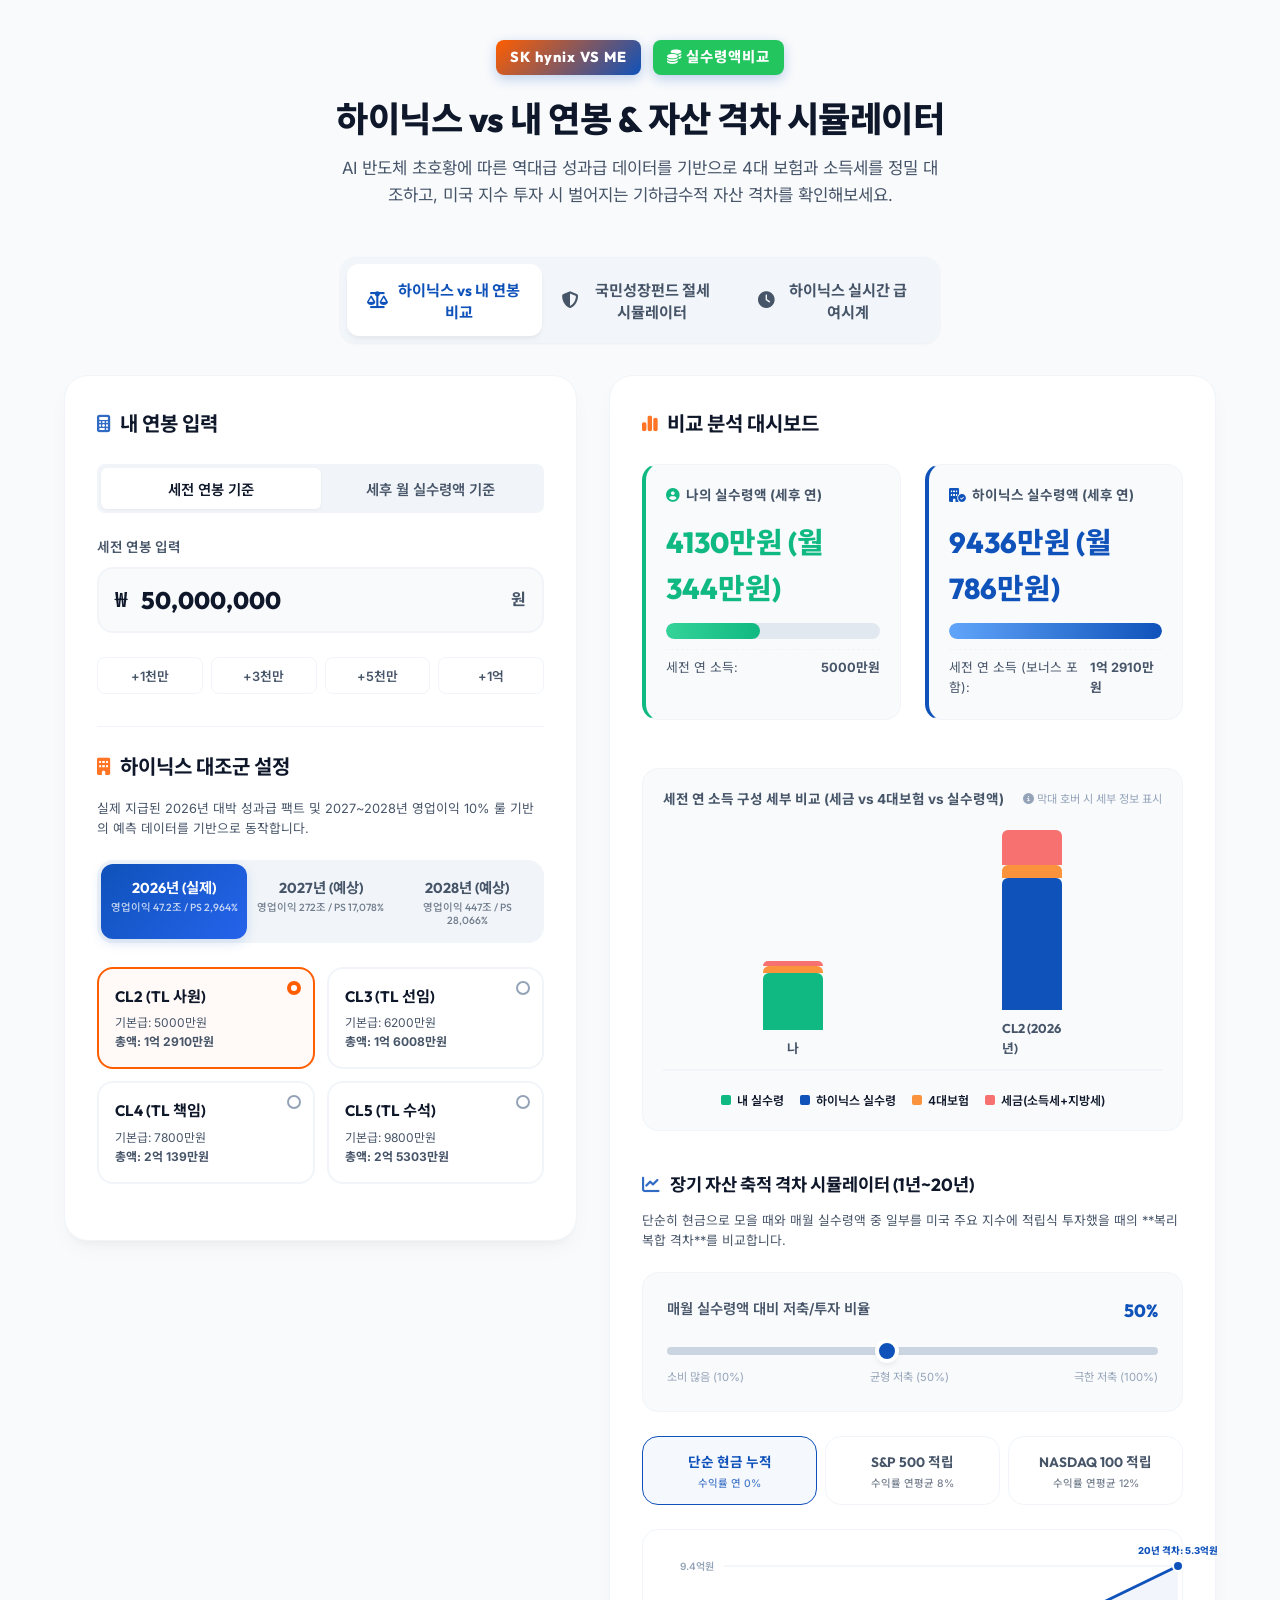
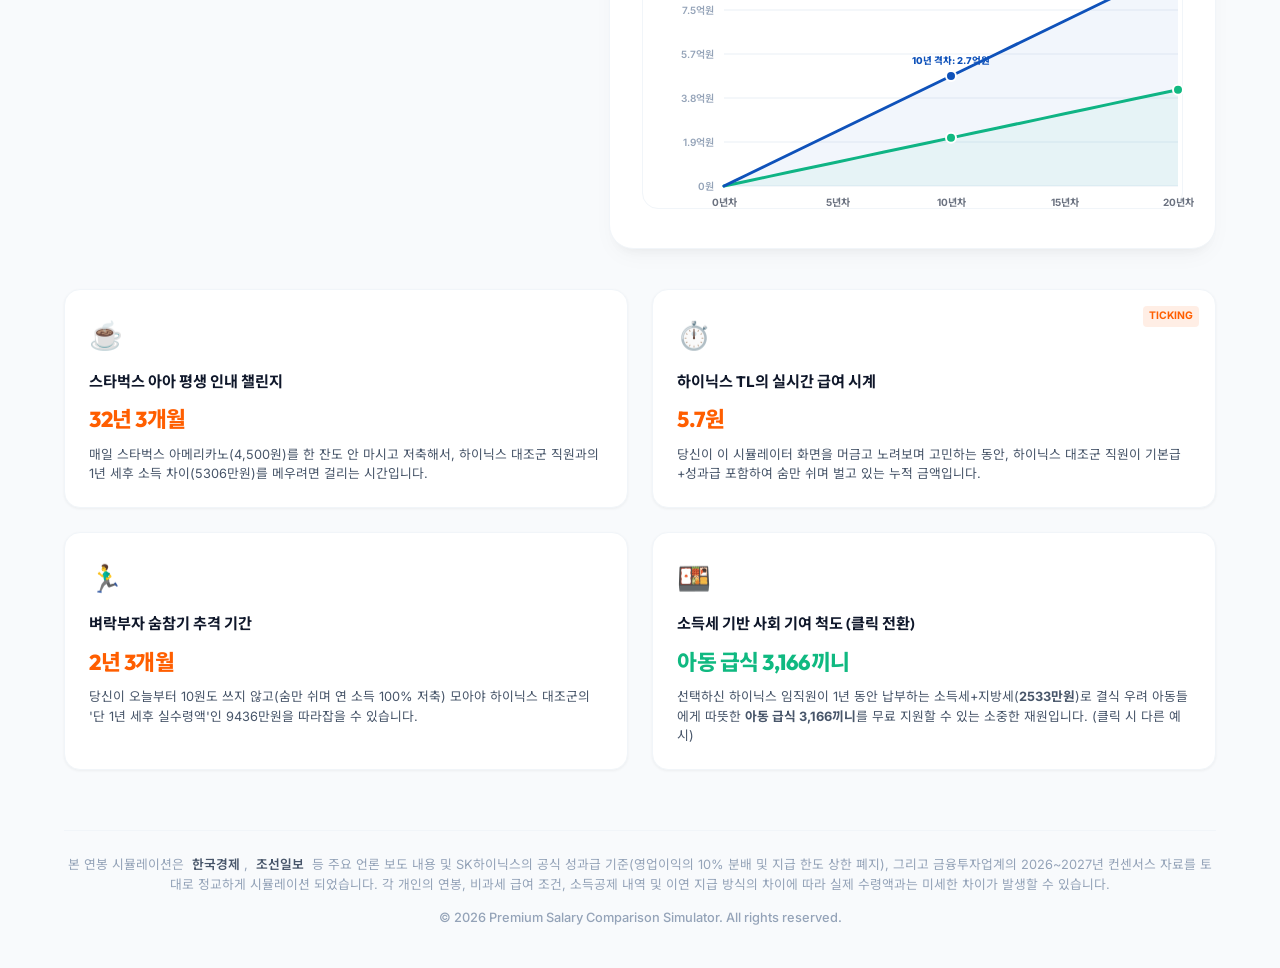
<file: hyunta/index.html>
<!DOCTYPE html>
<html lang="ko">
<head>
    <meta charset="UTF-8">
    <meta name="viewport" content="width=device-width, initial-scale=1.0">
    <title>SK 하이닉스 vs 내 연봉 실수령액 & 자산 격차 시뮬레이터</title>
    
    <!-- SEO Meta Tags -->
    <meta name="description" content="SK 하이닉스의 최근 대박 성과급(2026년 2964%, 2027~2028년 전망치)을 반영하여, 내 연봉과 4대보험, 세금 차이를 세밀하게 계산하고 미국 지수(S&P 500, NASDAQ) 투자 시 장기 자산 격차를 실시간으로 비교해보는 프리미엄 시뮬레이터입니다.">
    <meta name="keywords" content="SK하이닉스, 하이닉스 연봉, 성과급 2964%, 실수령액 계산기, 연봉 비교기, 4대보험 계산, S&P 500 복리 계산기, 나스닥 투자 시뮬레이션">
    <meta property="og:title" content="SK 하이닉스 vs 내 연봉 실수령액 & 자산 격차 시뮬레이터">
    <meta property="og:description" content="2026년 실제 성과급(기본급 2,964%) 및 2027~2028년 예측치를 바탕으로 세후 실수령액 및 장기 복리 투자 자산 격차를 즉시 시뮬레이션해보세요!">
    
    <!-- FontAwesome for Premium Icons -->
    <link rel="stylesheet" href="https://cdnjs.cloudflare.com/ajax/libs/font-awesome/6.4.0/css/all.min.css">
    
    <!-- Custom Style Sheet -->
    <link rel="stylesheet" href="style.css">
    
    <!-- PWA Support for Mobile App Experience -->
    <link rel="manifest" href="manifest.json">
    <meta name="apple-mobile-web-app-capable" content="yes">
    <meta name="apple-mobile-web-app-status-bar-style" content="black-translucent">
    <meta name="apple-mobile-web-app-title" content="하이닉스 비교기">
    <link rel="apple-touch-icon" href="icon.png">
    
    <script>
        if ('serviceWorker' in navigator) {
            window.addEventListener('load', () => {
                navigator.serviceWorker.register('./sw.js')
                    .then(reg => console.log('PWA Service Worker registered:', reg.scope))
                    .catch(err => console.log('PWA Service Worker failed:', err));
            });
        }
    </script>
</head>
<body>

    <!-- Confetti effect canvas for supercycle celebrations -->
    <canvas id="confetti" class="confetti-canvas"></canvas>

    <div class="container">
        
        <!-- Header Section -->
        <header>
            <div class="logo-area">
                <span class="logo-badge">SK hynix VS ME</span>
                <span class="logo-badge" style="background: #22c55e;"><i class="fa-solid fa-coins"></i> 실수령액비교</span>
            </div>
            <h1>하이닉스 vs 내 연봉 & 자산 격차 시뮬레이터</h1>
            <p>AI 반도체 초호황에 따른 역대급 성과급 데이터를 기반으로 4대 보험과 소득세를 정밀 대조하고, 미국 지수 투자 시 벌어지는 기하급수적 자산 격차를 확인해보세요.</p>
        </header>

        <!-- Main Navigation Tab Switcher -->
        <div class="main-tab-switcher">
            <button class="main-tab-btn active" id="main-tab-salary" onclick="switchMainTab('salary')">
                <i class="fa-solid fa-scale-balanced"></i> 하이닉스 vs 내 연봉 비교
            </button>
            <button class="main-tab-btn" id="main-tab-ngf" onclick="switchMainTab('ngf')">
                <i class="fa-solid fa-shield-halved"></i> 국민성장펀드 절세 시뮬레이터
            </button>
            <button class="main-tab-btn" id="main-tab-clock" onclick="switchMainTab('clock')">
                <i class="fa-solid fa-clock"></i> 하이닉스 실시간 급여시계
            </button>
        </div>

        <!-- Content Tab 1: Salary Simulator (Existing Panel Wrapped) -->
        <div id="content-salary" class="main-tab-content active">
            <!-- Main Layout Grid -->
            <div class="app-grid">
                
                <!-- Left Column: Input Panel -->
                <div class="card-panel">
                    <h2 class="card-title">
                        <i class="fa-solid fa-calculator" style="color: var(--color-hynix-blue);"></i> 내 연봉 입력
                    </h2>
                    
                    <!-- Input Type Tab Switcher -->
                    <div class="tab-switcher">
                        <button class="tab-btn active" id="btn-pretax" onclick="switchInputType('pretax')">세전 연봉 기준</button>
                        <button class="tab-btn" id="btn-posttax" onclick="switchInputType('posttax')">세후 월 실수령액 기준</button>
                    </div>
                    
                    <!-- Main Currency Input Group -->
                    <div class="input-group">
                        <label class="input-label" id="salary-input-label" for="salary-input">세전 연봉 입력</label>
                        <div class="input-container">
                            <span class="input-currency">₩</span>
                            <input type="text" id="salary-input" class="input-field" value="50,000,000" oninput="handleSalaryInput(this)" placeholder="금액 입력">
                            <span class="input-unit" id="salary-input-unit">원</span>
                        </div>
                    </div>
                    
                    <!-- Quick Increase Shortcuts -->
                    <div class="shortcut-btns">
                        <button class="shortcut-btn" onclick="adjustSalary(10000000)">+1천만</button>
                        <button class="shortcut-btn" onclick="adjustSalary(30000000)">+3천만</button>
                        <button class="shortcut-btn" onclick="adjustSalary(50000000)">+5천만</button>
                        <button class="shortcut-btn" onclick="adjustSalary(100000000)">+1억</button>
                    </div>

                    <hr style="border: 0; border-top: 1px solid var(--border-color); margin: 32px 0 24px 0;">

                    <h2 class="card-title" style="margin-bottom: 16px;">
                        <i class="fa-solid fa-building" style="color: var(--color-hynix-orange);"></i> 하이닉스 대조군 설정
                    </h2>
                    <p style="font-size: 0.8rem; color: var(--text-secondary); margin-bottom: 20px;">
                        실제 지급된 2026년 대박 성과급 팩트 및 2027~2028년 영업이익 10% 룰 기반의 예측 데이터를 기반으로 동작합니다.
                    </p>

                    <!-- Year Toggle Switcher -->
                    <div class="year-toggle">
                        <button class="year-btn active" id="btn-yr2026" onclick="switchYear('2026')">
                            <span>2026년 (실제)</span>
                            <span>영업이익 47.2조 / PS 2,964%</span>
                        </button>
                        <button class="year-btn" id="btn-yr2027" onclick="switchYear('2027')">
                            <span>2027년 (예상)</span>
                            <span>영업이익 272조 / PS 17,078%</span>
                        </button>
                        <button class="year-btn" id="btn-yr2028" onclick="switchYear('2028')">
                            <span>2028년 (예상)</span>
                            <span>영업이익 447조 / PS 28,066%</span>
                        </button>
                    </div>

                    <!-- Job Presets Grid -->
                    <div class="presets-grid">
                        <div class="preset-card active" id="preset-CL2" onclick="selectPreset('CL2')">
                            <div class="preset-title">CL2 (TL 사원)</div>
                            <div class="preset-desc" id="desc-CL2">기본급: 5,000만 원</div>
                            <span class="preset-check"></span>
                        </div>
                        <div class="preset-card" id="preset-CL3" onclick="selectPreset('CL3')">
                            <div class="preset-title">CL3 (TL 선임)</div>
                            <div class="preset-desc" id="desc-CL3">기본급: 6,200만 원</div>
                            <span class="preset-check"></span>
                        </div>
                        <div class="preset-card" id="preset-CL4" onclick="selectPreset('CL4')">
                            <div class="preset-title">CL4 (TL 책임)</div>
                            <div class="preset-desc" id="desc-CL4">기본급: 7,800만 원</div>
                            <span class="preset-check"></span>
                        </div>
                        <div class="preset-card" id="preset-CL5" onclick="selectPreset('CL5')">
                            <div class="preset-title">CL5 (TL 수석)</div>
                            <div class="preset-desc" id="desc-CL5">기본급: 9,800만 원</div>
                            <span class="preset-check"></span>
                        </div>
                    </div>
                </div>
                
                <!-- Right Column: Visual Dashboard -->
                <div class="card-panel" id="dashboard-panel">
                    <h2 class="card-title">
                        <i class="fa-solid fa-chart-simple" style="color: var(--color-hynix-orange);"></i> 비교 분석 대시보드
                    </h2>
                    
                    <div class="display-flex">
                        
                        <!-- Side-by-side comparative summary box -->
                        <div class="comparison-box">
                            <!-- User Salary Summary -->
                            <div class="bar-container" style="border-left: 4px solid var(--color-user);">
                                <div class="bar-label">
                                    <i class="fa-solid fa-circle-user" style="color: var(--color-user);"></i> 나의 실수령액 (세후 연)
                                </div>
                                <div class="bar-amount-large user" id="lbl-user-net">0원</div>
                                <div class="visual-bar-bg">
                                    <div class="visual-bar-fill user" id="bar-user-fill" style="width: 0%;"></div>
                                </div>
                                <div class="detail-row-sm">
                                    <span>세전 연 소득:</span>
                                    <span id="lbl-user-gross" style="font-weight: 700;">0원</span>
                                </div>
                            </div>
                            
                            <!-- Hynix Salary Summary -->
                            <div class="bar-container" id="hynix-summary-container" style="border-left: 4px solid var(--color-hynix-blue);">
                                <div class="bar-label">
                                    <i class="fa-solid fa-building-circle-check" style="color: var(--color-hynix-blue);" id="icon-hynix-panel"></i> 하이닉스 실수령액 (세후 연)
                                </div>
                                <div class="bar-amount-large hynix" id="lbl-hynix-net">0원</div>
                                <div class="visual-bar-bg">
                                    <div class="visual-bar-fill hynix" id="bar-hynix-fill" style="width: 0%;"></div>
                                </div>
                                <div class="detail-row-sm">
                                    <span>세전 연 소득 (보너스 포함):</span>
                                    <span id="lbl-hynix-gross" style="font-weight: 700;">0원</span>
                                </div>
                            </div>
                        </div>

                        <!-- Interactive SVG Segmented Bar Chart -->
                        <div style="background-color: var(--bg-main); padding: 20px; border-radius: var(--radius-md); border: 1px solid var(--border-color);">
                            <div style="display: flex; justify-content: space-between; align-items: center; margin-bottom: 12px;">
                                <span style="font-size: 0.85rem; font-weight: 700; color: var(--text-secondary);">세전 연 소득 구성 세부 비교 (세금 vs 4대보험 vs 실수령액)</span>
                                <span style="font-size: 0.7rem; color: var(--text-muted);"><i class="fa-solid fa-circle-info"></i> 막대 호버 시 세부 정보 표시</span>
                            </div>
                            
                            <!-- Chart Container -->
                            <div class="svg-chart-container" id="segmented-bar-chart">
                                <!-- Left: User Bar -->
                                <div class="svg-bar">
                                    <div style="display: flex; flex-direction: column; width: 100%; height: 180px; justify-content: flex-end;" id="segment-user-container">
                                        <div class="svg-fill-segment tax" id="seg-user-tax" style="height: 0%;" data-tooltip="세금"></div>
                                        <div class="svg-fill-segment insurance" id="seg-user-ins" style="height: 0%;" data-tooltip="4대보험"></div>
                                        <div class="svg-fill-segment user-net" id="seg-user-net" style="height: 0%;" data-tooltip="실수령액"></div>
                                    </div>
                                    <span class="svg-label">나</span>
                                </div>
                                <!-- Right: Hynix Bar -->
                                <div class="svg-bar">
                                    <div style="display: flex; flex-direction: column; width: 100%; height: 180px; justify-content: flex-end;" id="segment-hynix-container">
                                        <div class="svg-fill-segment tax" id="seg-hynix-tax" style="height: 0%;" data-tooltip="세금"></div>
                                        <div class="svg-fill-segment insurance" id="seg-hynix-ins" style="height: 0%;" data-tooltip="4대보험"></div>
                                        <div class="svg-fill-segment hynix-net" id="seg-hynix-net" style="height: 0%;" data-tooltip="실수령액"></div>
                                    </div>
                                    <span class="svg-label" id="lbl-svg-hynix-label">하이닉스</span>
                                </div>
                            </div>

                            <!-- Legend -->
                            <div style="display: flex; justify-content: center; gap: 16px; margin-top: 12px; font-size: 0.75rem; font-weight: 600;">
                                <div style="display: flex; align-items: center; gap: 6px;">
                                    <span style="width: 10px; height: 10px; background-color: var(--color-user); display: inline-block; border-radius: 2px;"></span> 내 실수령
                                </div>
                                <div style="display: flex; align-items: center; gap: 6px;">
                                    <span style="width: 10px; height: 10px; background-color: var(--color-hynix-blue); display: inline-block; border-radius: 2px;" id="legend-hynix-color"></span> 하이닉스 실수령
                                </div>
                                <div style="display: flex; align-items: center; gap: 6px;">
                                    <span style="width: 10px; height: 10px; background-color: #fb923c; display: inline-block; border-radius: 2px;"></span> 4대보험
                                </div>
                                <div style="display: flex; align-items: center; gap: 6px;">
                                    <span style="width: 10px; height: 10px; background-color: #f87171; display: inline-block; border-radius: 2px;"></span> 세금(소득세+지방세)
                                </div>
                            </div>
                        </div>
                    </div>

                    <!-- Cumulative Asset Gap Simulator Section -->
                    <div class="cumulative-section">
                        <h3 class="card-title" style="font-size: 1.1rem; margin-bottom: 12px;">
                            <i class="fa-solid fa-chart-line" style="color: var(--color-hynix-blue);" id="icon-line-chart-icon"></i> 장기 자산 축적 격차 시뮬레이터 (1년~20년)
                        </h3>
                        <p style="font-size: 0.8rem; color: var(--text-secondary); margin-bottom: 20px;">
                            단순히 현금으로 모을 때와 매월 실수령액 중 일부를 미국 주요 지수에 적립식 투자했을 때의 **복리 복합 격차**를 비교합니다.
                        </p>

                        <!-- Investment Ratio Slider -->
                        <div class="slider-container">
                            <div class="slider-info">
                                <span>매월 실수령액 대비 저축/투자 비율</span>
                                <span id="lbl-saving-ratio">50%</span>
                            </div>
                            <input type="range" min="10" max="100" value="50" step="5" class="slider-input" id="saving-ratio-slider" oninput="updateSavingRatio(this.value)">
                            <div style="display: flex; justify-content: space-between; font-size: 0.7rem; color: var(--text-muted); margin-top: 6px;">
                                <span>소비 많음 (10%)</span>
                                <span>균형 저축 (50%)</span>
                                <span>극한 저축 (100%)</span>
                            </div>
                        </div>

                        <!-- Investment Product Selector Buttons -->
                        <div class="invest-switcher">
                            <button class="invest-btn active" id="btn-invest-cash" onclick="switchInvestType('cash')">
                                <span>단순 현금 누적</span>
                                <span>수익률 연 0%</span>
                            </button>
                            <button class="invest-btn" id="btn-invest-sp500" onclick="switchInvestType('sp500')">
                                <span>S&P 500 적립</span>
                                <span>수익률 연평균 8%</span>
                            </button>
                            <button class="invest-btn" id="btn-invest-nasdaq" onclick="switchInvestType('nasdaq')">
                                <span>NASDAQ 100 적립</span>
                                <span>수익률 연평균 12%</span>
                            </button>
                        </div>

                        <!-- Dynamic SVG Line Chart -->
                        <div style="position: relative;">
                            <svg class="line-chart-svg" id="line-chart"></svg>
                        </div>
                    </div>
                </div>
            </div>

            <!-- Row: 4 Witty Analysis Cards -->
            <div class="witty-grid">
                <!-- Card 1: Starbucks challenge -->
                <div class="witty-card" id="card-starbucks">
                    <span class="witty-icon">☕</span>
                    <h4 class="witty-title">스타벅스 아아 평생 인내 챌린지</h4>
                    <div class="witty-value" id="val-starbucks">0년</div>
                    <p class="witty-desc" id="desc-starbucks">매일 스벅 아이스 아메리카노(4,500원)를 한 잔도 빠징없이 평생 아껴서, 하이닉스 직원과의 이 연봉 격차를 메우기 위해 필요한 인내 기간입니다.</p>
                </div>
                
                <!-- Card 2: Hynix ticking salary timer -->
                <div class="witty-card" id="card-timer">
                    <span class="ticker-badge" id="badge-ticker">Ticking</span>
                    <span class="witty-icon">⏱️</span>
                    <h4 class="witty-title">하이닉스 TL의 실시간 급여 시계</h4>
                    <div class="witty-value" id="val-timer">0원</div>
                    <p class="witty-desc" id="desc-timer">당신이 이 시뮬레이터 화면을 머금고 노려보며 고민하는 동안, 하이닉스 대조군 직원이 기본급+성과급 포함하여 숨만 쉬며 벌고 있는 누적 금액입니다.</p>
                </div>
                
                <!-- Card 3: Breathing Sudden wealth index -->
                <div class="witty-card" id="card-breathing">
                    <span class="witty-icon">🏃‍♂️</span>
                    <h4 class="witty-title">벼락부자 숨참기 추격 기간</h4>
                    <div class="witty-value" id="val-breathing">0년 0개월</div>
                    <p class="witty-desc" id="desc-breathing">당신이 오늘부터 생활비를 10원도 쓰지 않고(소비율 0%) 숨만 쉬며 통장에 100% 저축하여, 하이닉스 대조군 직원의 딱 '1년' 실수령액을 따라잡는 데 걸리는 시간입니다.</p>
                </div>
                
                <!-- Card 4: Tax patriotic contributor scale -->
                <div class="witty-card" id="card-tax" onclick="cycleTaxPatriotExample()" style="cursor: pointer; transition: transform 0.2s ease, border-color 0.2s ease;">
                    <span class="witty-icon" id="icon-tax">🍱</span>
                    <h4 class="witty-title" id="title-tax">소득세 기반 사회 기여 척도 (클릭 전환)</h4>
                    <div class="witty-value" id="val-tax" style="color: var(--color-user);">아동 급식 0끼</div>
                    <p class="witty-desc" id="desc-tax">선택하신 하이닉스 임직원이 1년 동안 납부하는 소득세(연 수천만 원)로 지원할 수 있는 복지 기여 환산치입니다. 카드를 누르면 5가지 순수 사회 복지 후원 예시가 부드럽게 순환됩니다.</p>
                </div>
            </div>
        </div>

        <!-- Content Tab 2: National Growth Fund Simulator (New Layout) -->
        <div id="content-ngf" class="main-tab-content">
            <div class="app-grid">
                
                <!-- Left Column: Input Panel -->
                <div class="card-panel">
                    <h2 class="card-title">
                        <i class="fa-solid fa-shield-halved" style="color: var(--color-hynix-blue);"></i> 국민성장펀드 혜택 설정
                    </h2>
                    <p style="font-size: 0.8rem; color: var(--text-secondary); margin-bottom: 24px;">
                        하이닉스 직원의 직급/연도별 예상 세전 총소득을 과세표준으로 삼아 5년 만기 예상 혜택을 한눈에 시뮬레이션합니다.
                    </p>

                    <!-- Hynix Direct Target Income Display (With built-in mini switches) -->
                    <div class="sync-banner" style="border-color: var(--color-hynix-blue); background-color: rgba(15, 82, 186, 0.01); display: flex; flex-direction: column; align-items: flex-start; gap: 14px; padding: 22px 20px; border-radius: var(--radius-md); border: 1.5px solid var(--border-color); margin-bottom: 24px; position: relative;">
                        <div style="display: flex; align-items: center; gap: 8px; margin-bottom: 2px;">
                            <i class="fa-solid fa-building-circle-check" style="color: var(--color-hynix-blue); font-size: 1rem;"></i>
                            <span style="font-size: 0.88rem; font-weight: 800; color: var(--color-hynix-blue);">하이닉스 대상자 조건 즉시 선택</span>
                        </div>
                        
                        <!-- Mini Preset Selector Row 1: Grade -->
                        <div style="width: 100%; display: flex; align-items: center; gap: 10px; font-size: 0.78rem;">
                            <span style="font-weight: 700; color: var(--text-secondary); width: 60px; flex-shrink: 0;">직급 선택:</span>
                            <div class="mini-switcher-row" style="display: flex; gap: 6px; flex: 1; flex-wrap: wrap;">
                                <button class="mini-switch-btn" id="ngf-mini-CL2" onclick="selectNgfPreset('CL2')">CL2 (사원)</button>
                                <button class="mini-switch-btn" id="ngf-mini-CL3" onclick="selectNgfPreset('CL3')">CL3 (선임)</button>
                                <button class="mini-switch-btn" id="ngf-mini-CL4" onclick="selectNgfPreset('CL4')">CL4 (책임)</button>
                                <button class="mini-switch-btn" id="ngf-mini-CL5" onclick="selectNgfPreset('CL5')">CL5 (수석)</button>
                            </div>
                        </div>

                        <!-- Mini Preset Selector Row 2: Year -->
                        <div style="width: 100%; display: flex; align-items: center; gap: 10px; font-size: 0.78rem;">
                            <span style="font-weight: 700; color: var(--text-secondary); width: 60px; flex-shrink: 0;">연도 선택:</span>
                            <div class="mini-switcher-row" style="display: flex; gap: 6px; flex: 1;">
                                <button class="mini-switch-btn" id="ngf-mini-2026" onclick="selectNgfYear('2026')">2026 실제</button>
                                <button class="mini-switch-btn" id="ngf-mini-2027" onclick="selectNgfYear('2027')">2027 예상</button>
                                <button class="mini-switch-btn" id="ngf-mini-2028" onclick="selectNgfYear('2028')">2028 예상</button>
                            </div>
                        </div>

                        <!-- Info Output display -->
                        <div style="width: 100%; display: flex; justify-content: space-between; align-items: baseline; border-top: 1px dashed var(--border-color); padding-top: 12px; margin-top: 2px;">
                            <span id="lbl-ngf-target-job" style="font-size: 0.82rem; font-weight: 700; color: var(--text-secondary);">CL2 (TL 사원) / 2026년</span>
                            <span id="lbl-ngf-salary" style="font-size: 1.35rem; font-family: var(--font-heading); font-weight: 900; color: var(--text-primary);">50,000,000원</span>
                        </div>
                    </div>

                    <!-- Input 2: Annual Investment Slider -->
                    <div class="slider-container" style="margin-bottom: 16px;">
                        <div class="slider-info">
                            <span>연간 펀드 투자금액</span>
                            <span id="lbl-ngf-investment" style="color: var(--color-hynix-blue); font-family: var(--font-heading); font-weight: 800;">30,000,000원</span>
                        </div>
                        <input type="range" min="10000000" max="100000000" value="30000000" step="1000000" class="slider-input" id="ngf-investment-slider" oninput="handleNgfInvestmentSlider(this.value)">
                        <div style="display: flex; justify-content: space-between; font-size: 0.65rem; color: var(--text-muted); margin-top: 6px;">
                            <span>1,000만 (월 83만)</span>
                            <span>5,000만 (월 416만)</span>
                            <span>1억 (월 833만)</span>
                        </div>
                        <!-- strict 5-year cap warnings -->
                        <div id="lbl-ngf-cap-warning" class="cap-warning" style="display: none;">
                            <i class="fa-solid fa-circle-exclamation" style="margin-right: 4px;"></i> 
                            주의: 5년 누적 납입 한도(총 2억 원)가 초과되어 3년 차부터 납입액이 0원으로 자동 제어됩니다. (5년 평균 연 4,000만 원 권장)
                        </div>
                    </div>

                    <!-- Strategic Investment Plan Presets Grid -->
                    <div class="ngf-plan-selector" style="display: grid; grid-template-columns: repeat(3, 1fr); gap: 10px; margin-bottom: 24px;">
                        <button class="ngf-plan-btn" id="ngf-plan-balance" onclick="selectNgfPlan('balance')">
                            <span class="plan-emoji">💰</span>
                            <span class="plan-name">가성비 밸런스</span>
                            <span class="plan-price">연 4천만</span>
                        </button>
                        <button class="ngf-plan-btn" id="ngf-plan-maxrefund" onclick="selectNgfPlan('maxrefund')">
                            <span class="plan-emoji">🔥</span>
                            <span class="plan-name">최대 소득공제</span>
                            <span class="plan-price">연 7천만</span>
                        </button>
                        <button class="ngf-plan-btn" id="ngf-plan-shield" onclick="selectNgfPlan('shield')">
                            <span class="plan-emoji">🛡️</span>
                            <span class="plan-name">종합세 방어</span>
                            <span class="plan-price">연 1억</span>
                        </button>
                    </div>

                    <!-- Input 3: expected internal return (NGF) -->
                    <div class="slider-container" style="margin-bottom: 16px;">
                        <div class="slider-info">
                            <span>국민성장펀드 만기 세전 수익률 (5년 누적)</span>
                            <span id="lbl-ngf-return" style="color: var(--color-hynix-blue); font-family: var(--font-heading); font-weight: 800;">+10%</span>
                        </div>
                        <input type="range" min="-30" max="30" value="10" step="1" class="slider-input" id="ngf-return-slider" oninput="handleNgfReturnSlider(this.value)">
                        <div style="display: flex; justify-content: space-between; font-size: 0.65rem; color: var(--text-muted); margin-top: 6px;">
                            <span>원금 손실 (-30%)</span>
                            <span>원금 보전 (0%)</span>
                            <span>고수익 (+30%)</span>
                        </div>
                    </div>

                    <!-- Input 3-2: expected internal return (General ETF) -->
                    <div class="slider-container" style="margin-bottom: 20px;">
                        <div class="slider-info">
                            <span>일반 ETF 투자 만기 세전 수익률 (5년 누적)</span>
                            <span id="lbl-gen-return" style="color: var(--text-secondary); font-family: var(--font-heading); font-weight: 800;">+10%</span>
                        </div>
                        <input type="range" min="-30" max="50" value="10" step="1" class="slider-input" id="gen-return-slider" oninput="handleGenReturnSlider(this.value)" style="background: #cbd5e1;">
                        <div style="display: flex; justify-content: space-between; font-size: 0.65rem; color: var(--text-muted); margin-top: 6px;">
                            <span>원금 손실 (-30%)</span>
                            <span>원금 보전 (0%)</span>
                            <span>고수익 (+50%)</span>
                        </div>
                    </div>

                    <!-- Breakeven Feedback Card -->
                    <div class="breakeven-card" style="background: linear-gradient(135deg, rgba(16, 185, 129, 0.04), rgba(15, 82, 186, 0.04)); border: 1.5px solid rgba(15, 82, 186, 0.12); border-radius: var(--radius-md); padding: 18px 20px; margin-bottom: 24px; box-shadow: var(--shadow-sm); display: flex; flex-direction: column; gap: 8px;">
                        <div style="display: flex; align-items: center; gap: 8px; font-size: 0.82rem; font-weight: 800; color: var(--color-hynix-blue);">
                            <i class="fa-solid fa-calculator" style="color: var(--color-user);"></i>
                            <span>실시간 손익분기점(Breakeven) 분석</span>
                        </div>
                        <p style="font-size: 0.76rem; color: var(--text-secondary); line-height: 1.5; margin: 0;" id="lbl-ngf-breakeven-text">
                            국민성장펀드가 <strong id="lbl-ngf-breakeven-ngf-rate" style="color: var(--color-hynix-blue); font-weight: 800;">+10.0%</strong> 수익률일 때, 일반 ETF는 <strong id="lbl-ngf-breakeven-rate" style="color: var(--color-gold); font-weight: 900; font-size: 0.95rem;">세전 +31.4%</strong> 이상의 수익을 내야 세후 실수령액이 같아집니다!
                        </p>
                    </div>

                    <!-- Input 4: comprehensive tax shield toggle -->
                    <div class="tax-shield-toggle-card">
                        <div style="display: flex; flex-direction: column; gap: 4px; max-width: 75%;">
                            <span style="font-size: 0.85rem; font-weight: 700; color: var(--text-primary); display: flex; align-items: center; gap: 6px;">
                                <i class="fa-solid fa-vault" style="color: var(--color-gold);"></i> 금융소득종합과세 방어막 가동
                            </span>
                            <span style="font-size: 0.72rem; color: var(--text-secondary); line-height: 1.4;">
                                연 이자/배당 소득이 2,000만 원 초과 상태인 자산가 대상. 9.9% 분리과세를 적용하여 최고 49.5%의 종합소득 누진 누출을 철벽 차단합니다.
                            </span>
                        </div>
                        <label class="switch">
                            <input type="checkbox" id="ngf-tax-toggle" onchange="handleNgfTaxToggle(this.checked)">
                            <span class="slider round gold"></span>
                        </label>
                    </div>

                    <!-- Audit Console Toggle Button and Panel -->
                    <div class="audit-console-container" style="margin-top: 24px; border-top: 1px dashed var(--border-color); padding-top: 20px;">
                        <button class="audit-toggle-btn" onclick="toggleAuditConsole()" style="width: 100%; background: var(--bg-main); border: 1.5px solid var(--border-color); border-radius: 10px; padding: 12px 16px; font-family: var(--font-heading); font-size: 0.8rem; font-weight: 700; color: var(--color-hynix-blue); cursor: pointer; display: flex; align-items: center; justify-content: space-between; transition: var(--transition-fast); outline: none;">
                            <span><i class="fa-solid fa-chart-line" style="color: var(--color-user); margin-right: 6px;"></i> 실시간 세무 감사 콘솔 (Audit Console)</span>
                            <i class="fa-solid fa-chevron-down" id="audit-arrow" style="transition: transform 0.2s ease;"></i>
                        </button>
                        
                        <!-- Audit Expanded Panel (collapsible) -->
                        <div id="audit-expanded-panel" style="display: none; background-color: var(--bg-main); border: 1px solid var(--border-color); border-radius: 10px; padding: 16px; margin-top: 12px; font-size: 0.72rem; color: var(--text-secondary); line-height: 1.6; animation: fadeIn 0.3s ease;">
                            
                            <!-- Part 1: Tax Base -->
                            <div class="audit-section" style="margin-bottom: 12px;">
                                <div style="font-weight: 800; color: var(--text-primary); margin-bottom: 6px; display: flex; justify-content: space-between;">
                                    <span>1단계: 하이닉스 소득세 과세표준</span>
                                    <span id="audit-val-salary" style="color: var(--color-hynix-blue);">0원</span>
                                </div>
                                <div style="display: flex; justify-content: space-between; margin-left: 8px;">
                                    <span>• 세전 총소득 (급여+PS)</span>
                                    <span id="audit-step1-gross">0원</span>
                                </div>
                                <div style="display: flex; justify-content: space-between; margin-left: 8px; color: #ef4444;">
                                    <span>• 4대보험 본인 부담금 합계</span>
                                    <span id="audit-step1-insurances">-0원</span>
                                </div>
                                <div style="display: flex; justify-content: space-between; margin-left: 8px; color: #ef4444;">
                                    <span>• 인적 및 기타 표준공제</span>
                                    <span>-1,500,000원</span>
                                </div>
                                <div style="display: flex; justify-content: space-between; margin-left: 8px; font-weight: 700; border-top: 1px dashed #cbd5e1; padding-top: 4px; margin-top: 4px;">
                                    <span>최종 산정 소득 과세표준</span>
                                    <span id="audit-step1-taxbase" style="color: var(--text-primary);">0원</span>
                                </div>
                                <div style="display: flex; justify-content: space-between; margin-left: 8px; font-weight: 700;">
                                    <span>나의 종합소득세 최고 한계세율</span>
                                    <span id="audit-step1-rate" style="color: var(--color-gold);">0.0% (지방세 포함)</span>
                                </div>
                            </div>
                            
                            <!-- Part 2: Deductions & Refunds -->
                            <div class="audit-section" style="margin-bottom: 12px; border-top: 1px dashed var(--border-color); padding-top: 10px;">
                                <div style="font-weight: 800; color: var(--text-primary); margin-bottom: 6px; display: flex; justify-content: space-between;">
                                    <span>2단계: 5년 누적 소득공제 환급</span>
                                    <span id="audit-val-refund" style="color: var(--color-user);">+0원</span>
                                </div>
                                <div style="display: flex; justify-content: space-between; margin-left: 8px;">
                                    <span>• 5년 총 납입 원금</span>
                                    <span id="audit-step2-principal">0원</span>
                                </div>
                                <div style="display: flex; justify-content: space-between; margin-left: 8px;">
                                    <span>• 5년 총 소득공제 과표 감면액</span>
                                    <span id="audit-step2-deduction">0원</span>
                                </div>
                                <div style="display: flex; justify-content: space-between; margin-left: 8px; font-weight: 700; color: var(--color-user);">
                                    <span>• 농어촌특별세 비과세 혜택</span>
                                    <span id="audit-step2-ruraltax">0원 절감 완료!</span>
                                </div>
                            </div>

                            <!-- Part 3: Dividend Tax Shield -->
                            <div class="audit-section" style="margin-bottom: 12px; border-top: 1px dashed var(--border-color); padding-top: 10px;">
                                <div style="font-weight: 800; color: var(--text-primary); margin-bottom: 6px; display: flex; justify-content: space-between;">
                                    <span>3단계: 배당소득 우회 절세 연산</span>
                                    <span id="audit-val-taxshield" style="color: var(--color-gold);">+0원</span>
                                </div>
                                <div style="display: flex; justify-content: space-between; margin-left: 8px;">
                                    <span>• 5년 누적 가상 배당 (연 5.0% 가정)</span>
                                    <span id="audit-step3-dividend">0원</span>
                                </div>
                                <div style="display: flex; justify-content: space-between; margin-left: 8px;">
                                    <span>• 일반 ETF 과세율 (종합과세 연계)</span>
                                    <span id="audit-step3-genrate">15.4%</span>
                                </div>
                                <div style="display: flex; justify-content: space-between; margin-left: 8px;">
                                    <span>• 국민성장펀드 세 특례 분리과세율</span>
                                    <span>9.9%</span>
                                </div>
                                <div style="display: flex; justify-content: space-between; margin-left: 8px; font-weight: 700; color: var(--color-gold);">
                                    <span>• 9.9% 분리과세 우회 세금 절감액</span>
                                    <span id="audit-step3-savings">+0원</span>
                                </div>
                            </div>

                            <!-- Part 4: Breakeven Math -->
                            <div class="audit-section" style="border-top: 1px dashed var(--border-color); padding-top: 10px;">
                                <div style="font-weight: 800; color: var(--text-primary); margin-bottom: 4px; display: flex; justify-content: space-between;">
                                    <span>4단계: 손익분기점 역산 증명</span>
                                    <span id="audit-val-breakeven" style="color: var(--color-hynix-orange);">0.0%</span>
                                </div>
                                <div style="font-size: 0.65rem; color: var(--text-muted); line-height: 1.4;">
                                    공식: [NGF 세후 총액 - 원금] / [원금 * (1 - 일반세율)] = 세전 손익분기점 수익률
                                </div>
                            </div>
                        </div>
                    </div>
                </div>

                <!-- Right Column: Visual Shield Dash & Receipt -->
                <div class="card-panel" style="display: flex; flex-direction: column; gap: 24px;">
                    <h2 class="card-title">
                        <i class="fa-solid fa-chart-pie" style="color: var(--color-hynix-orange);"></i> 세후 혜택 분석 대시보드
                    </h2>

                    <!-- Downside protection visual block -->
                    <div style="background-color: var(--bg-main); padding: 20px; border-radius: var(--radius-md); border: 1px solid var(--border-color);">
                        <div style="display: flex; justify-content: space-between; align-items: center; margin-bottom: 16px;">
                            <span style="font-size: 0.82rem; font-weight: 700; color: var(--text-secondary);">원금 대비 만기 평가액 비교 (정부 20% 보호막 효과)</span>
                            <span id="lbl-shield-status" class="shield-badge inactive">
                                <i class="fa-solid fa-shield-halved"></i> 보호막 대기중
                            </span>
                        </div>
                        
                        <div class="ngf-chart-canvas">
                            
                            <!-- Government protection shield ring overlay -->
                            <div id="ngf-shield-overlay" class="shield-overlay">
                                <i class="fa-solid fa-shield-halved" style="font-size: 2.2rem; margin-bottom: 6px; color: var(--color-user);"></i>
                                <span>정부 20% 우선 손실보전 작동</span>
                            </div>
                            
                            <!-- Bar 1: Normal Investment -->
                            <div class="ngf-chart-bar-wrap">
                                <div class="ngf-bar-container">
                                    <div id="bar-normal-loss" class="ngf-bar-fill loss" style="height: 0%;"></div>
                                    <div id="bar-normal-gain" class="ngf-bar-fill gain" style="height: 100%;"></div>
                                </div>
                                <span class="ngf-bar-label">일반 투자</span>
                                <span id="lbl-bar-normal-val" class="ngf-bar-val text-muted">1.5억</span>
                            </div>
                            
                            <!-- Bar 2: NGF Investment -->
                            <div class="ngf-chart-bar-wrap">
                                <div class="ngf-bar-container">
                                    <div id="bar-ngf-gain" class="ngf-bar-fill ngf" style="height: 100%;">
                                        <div id="bar-ngf-shield-glow" class="ngf-shield-neon"></div>
                                    </div>
                                </div>
                                <span class="ngf-bar-label" style="color: var(--color-hynix-blue); font-weight: 700;">국민성장펀드</span>
                                <span id="lbl-bar-ngf-val" class="ngf-bar-val text-blue">1.5억</span>
                            </div>
                        </div>

                        <!-- Legend -->
                        <div style="display: flex; justify-content: center; gap: 14px; margin-top: 16px; font-size: 0.72rem; font-weight: 600;">
                            <div style="display: flex; align-items: center; gap: 4px;">
                                <span style="width: 8px; height: 8px; background-color: #94a3b8; display: inline-block; border-radius: 2px;"></span> 세후 평가액
                            </div>
                            <div style="display: flex; align-items: center; gap: 4px;">
                                <span style="width: 8px; height: 8px; background-color: #ef4444; display: inline-block; border-radius: 2px;"></span> 실제 자산 손실
                            </div>
                            <div style="display: flex; align-items: center; gap: 4px;">
                                <span style="width: 8px; height: 8px; background-color: var(--color-hynix-blue); display: inline-block; border-radius: 2px;"></span> 국민성장 실수령액
                            </div>
                            <div style="display: flex; align-items: center; gap: 4px;">
                                <span style="width: 8px; height: 8px; border: 1px dashed var(--color-user); background-color: rgba(16,185,129,0.05); display: inline-block; border-radius: 2px;"></span> 손실 흡수구간
                            </div>
                        </div>
                    </div>

                    <!-- Perforated Tax Save Receipt Card -->
                    <div class="receipt-card">
                        
                        <!-- Sub Tab Switcher: Simple vs Detailed inside Receipt -->
                        <div class="sub-tab-switcher">
                            <button class="sub-tab-btn active" id="ngf-sub-simple" onclick="switchNgfResultTab('simple')">📄 간단히 요약</button>
                            <button class="sub-tab-btn" id="ngf-sub-detailed" onclick="switchNgfResultTab('detailed')">🔍 자세히 분석</button>
                        </div>

                        <div class="receipt-header">
                            <span class="receipt-logo">NATIONAL GROWTH FUND RECEIPT</span>
                            <span style="font-size: 0.65rem; color: var(--text-muted); font-weight: 700; letter-spacing: 0.5px;">NO. NGF-2026-0526</span>
                        </div>
                        
                        <div class="receipt-title-box">
                            <div style="font-size: 0.75rem; color: var(--text-secondary); font-weight: 600; margin-bottom: 2px;">종합 혜택 세후 이자율 환산 결과</div>
                            <div class="receipt-main-cagr" id="lbl-ngf-cagr-equivalent">연 0.0% 적금 효과!</div>
                        </div>
                        
                        <!-- Sub Content 1: Simple Summary View -->
                        <div id="receipt-content-simple" class="receipt-sub-content active">
                            <div class="receipt-body">
                                <div class="receipt-row">
                                    <span>5년 동안 내가 붓는 총 원금</span>
                                    <span id="lbl-rec-simple-principal" class="receipt-bold">0원</span>
                                </div>
                                <div class="receipt-row">
                                    <span>5년 동안 환급·절세받는 세금 합계</span>
                                    <span id="lbl-rec-simple-taxsave" style="color: var(--color-user); font-weight: 800;">+0원</span>
                                </div>
                                <div class="receipt-row">
                                    <span>5년 만기 예상 펀드 세후 수익</span>
                                    <span id="lbl-rec-simple-fundgain" class="receipt-bold">+0원</span>
                                </div>
                                
                                <div class="receipt-divider"></div>
                                
                                <div class="receipt-row receipt-total">
                                    <span>5년 만기 최종 세후 실수령 총액</span>
                                    <span id="lbl-rec-simple-total">0원</span>
                                </div>
                            </div>
                        </div>

                        <!-- Sub Content 2: Detailed Breakdown View -->
                        <div id="receipt-content-detailed" class="receipt-sub-content">
                            <div class="receipt-body">
                                <div class="receipt-row">
                                    <span>5년 총 납입 투자 원금</span>
                                    <span id="lbl-rec-principal" class="receipt-bold">0원</span>
                                </div>
                                <div class="receipt-row">
                                    <span>매년 연말정산 소득공제 환급금 합계</span>
                                    <span id="lbl-rec-refund" style="color: var(--color-user); font-weight: 700;">+0원</span>
                                </div>
                                <div class="receipt-row" id="row-rec-shield">
                                    <span>배당소득 종합세율 우회 절세 합계</span>
                                    <span id="lbl-rec-shield" style="color: var(--color-gold); font-weight: 700;">+0원</span>
                                </div>
                                <div class="receipt-row">
                                    <span>만기 펀드 자본 세후 실수익 (9.9%)</span>
                                    <span id="lbl-rec-return" class="receipt-bold">+0원</span>
                                </div>
                                <div class="receipt-row" style="background: rgba(16,185,129,0.06); padding: 6px 10px; border-radius: 6px; font-size: 0.72rem; align-items: center;">
                                    <span style="color: var(--color-user); font-weight: 800;"><i class="fa-solid fa-circle-check"></i> 농어촌특별세 특례 비과세</span>
                                    <span style="color: var(--color-user); font-weight: 700; margin-left: auto;">감면액 20% 전액 면제!</span>
                                </div>
                                
                                <div class="receipt-divider"></div>
                                
                                <div class="receipt-row receipt-total">
                                    <span>만기 세후 총 실수령액</span>
                                    <span id="lbl-rec-total">0원</span>
                                </div>
                            </div>
                        </div>
                        
                        <div class="receipt-footer" style="margin-bottom: 14px;">
                            * 본 시뮬레이션은 구간 소득공제(투자 3, 5, 7천만 차등 공제율), 배당소득 9.9% 분리과세 절세액, 20% 정부 후순위 손실보전 및 2026년 5월 12일 신설 개정된 소득세 감면분 농어촌특별세 비과세 혜택을 복합 연동한 실질 CAGR 기준입니다. 시중 은행 적금 금리(세후 일반과세 15.4% 기준)로 세전 환산해 드립니다.
                        </div>
                        
                        <!-- Premium Receipt Download Button -->
                        <button class="receipt-download-btn" onclick="downloadReceiptImage()" style="width: 100%; border: none; background: linear-gradient(135deg, var(--color-hynix-blue), #2563eb); color: white; font-family: var(--font-heading); font-size: 0.8rem; font-weight: 800; padding: 12px; border-radius: 8px; cursor: pointer; display: flex; align-items: center; justify-content: center; gap: 8px; transition: var(--transition-fast); box-shadow: var(--shadow-sm); z-index: 5; position: relative;">
                            <i class="fa-solid fa-download"></i> 절세 영수증 이미지 저장 (PNG)
                        </button>
                    </div>
                </div>
            </div>
        </div>

        <!-- Content Tab 3: Hynix Real-time Wage Clock (New Layout) -->
        <div id="content-clock" class="main-tab-content">
            <div class="card-panel" style="text-align: center; margin-bottom: 24px;">
                <h2 class="card-title" style="justify-content: center; margin-bottom: 12px;">
                    <i class="fa-solid fa-clock" style="color: var(--color-gold);"></i> 실시간 하이닉스 급여시계
                </h2>
                <p style="font-size: 0.85rem; color: var(--text-secondary); max-width: 600px; margin: 0 auto 24px auto;">
                    선택한 직급Preset의 성과급 포함 세전 연봉을 기준으로 실시간으로 적립되고 있는 금액을 다양한 센스있는 비주얼 모드로 감상해 보세요.
                </p>

                <!-- Time Reference Switcher -->
                <div class="sub-tab-switcher" style="max-width: 320px; margin: 0 auto 16px auto; background: rgba(15, 82, 186, 0.05); border-color: rgba(15, 82, 186, 0.15);">
                    <button class="sub-tab-btn active" id="clock-ref-year" onclick="switchClockRef('year')">📅 올해 누적 급여</button>
                    <button class="sub-tab-btn" id="clock-ref-today" onclick="switchClockRef('today')">☀️ 오늘 하루 급여</button>
                </div>

                <!-- Clock Mode Toggle Sub-Switcher -->
                <div class="sub-tab-switcher" style="max-width: 500px; margin: 0 auto 28px auto;">
                    <button class="sub-tab-btn active" id="clock-mode-odometer" onclick="switchClockMode('odometer')">📟 금빛 전광판</button>
                    <button class="sub-tab-btn" id="clock-mode-hourglass" onclick="switchClockMode('hourglass')">⏳ 동전 모래시계</button>
                    <button class="sub-tab-btn" id="clock-mode-matcher" onclick="switchClockMode('matcher')">🛍️ 소비재 매칭</button>
                </div>

                <!-- Clock Mode 1 Panel: Digital Odometer -->
                <div id="clock-panel-odometer" class="clock-mode-panel active">
                    <div class="odometer-card" style="background: linear-gradient(135deg, #0f172a, #1e293b); padding: 48px 24px; border-radius: 20px; border: 2px solid var(--color-gold); box-shadow: 0 15px 35px rgba(217, 119, 6, 0.15); max-width: 700px; margin: 0 auto; position: relative; overflow: hidden;">
                        <div class="odometer-glow" style="position: absolute; top: 0; left: 0; width: 100%; height: 100%; background: radial-gradient(circle at center, rgba(217, 119, 6, 0.08) 0%, transparent 70%); pointer-events: none;"></div>
                        <div style="font-size: 0.78rem; color: var(--color-gold); font-weight: 800; letter-spacing: 2px; text-transform: uppercase; margin-bottom: 12px; display: flex; align-items: center; justify-content: center; gap: 6px;">
                            <span class="pulsing-red-dot"></span> LIVE TICKING WAGE ACCUMULATOR
                        </div>
                        <!-- Giant Odometer numbers -->
                        <div class="odometer-large-text" id="live-odometer-text">0.00원</div>
                        
                        <!-- Mini Info row -->
                        <div style="display: flex; justify-content: center; gap: 24px; margin-top: 24px; font-size: 0.8rem; color: #94a3b8; border-top: 1px dashed rgba(255,255,255,0.1); padding-top: 20px;">
                            <div>기본급+성과급 합계: <strong id="clock-lbl-annual-salary" style="color: white;">0원</strong></div>
                            <div style="width: 1px; height: 14px; background: rgba(255,255,255,0.15);"></div>
                            <div>1초당 급여: <strong id="clock-lbl-pay-per-second" style="color: var(--color-gold);">0원</strong></div>
                        </div>
                    </div>
                </div>

                <!-- Clock Mode 2 Panel: HTML5 Canvas Coin Hourglass -->
                <div id="clock-panel-hourglass" class="clock-mode-panel">
                    <div style="max-width: 600px; margin: 0 auto;">
                        <p style="font-size: 0.8rem; color: var(--text-secondary); margin-bottom: 12px;">
                            금빛 동전들이 실시간으로 화면 위에서 뚝뚝 떨어져 차곡차곡 쌓이는 모습을 감상하세요. (중력 및 실시간 적립 물리 시뮬레이션)
                        </p>
                        <div style="background-color: #0f172a; border-radius: var(--radius-md); border: 2.5px solid var(--color-gold); overflow: hidden; position: relative; width: 100%; height: 320px; box-shadow: var(--shadow-lg);">
                            <canvas id="coin-hourglass-canvas" style="width: 100%; height: 100%; display: block;"></canvas>
                            <!-- Live text overlay on bottom right -->
                            <div style="position: absolute; bottom: 16px; left: 16px; font-family: var(--font-heading); color: white; font-weight: 800; font-size: 1.15rem; text-shadow: 0 2px 4px rgba(0,0,0,0.8); background: rgba(0,0,0,0.4); padding: 4px 10px; border-radius: 6px; pointer-events: none;">
                                누적액: <span id="hourglass-cumulative-text" style="color: var(--color-gold);">0원</span>
                            </div>
                        </div>
                    </div>
                </div>

                <!-- Clock Mode 3 Panel: Consumption Matcher Grid -->
                <div id="clock-panel-matcher" class="clock-mode-panel">
                    <p style="font-size: 0.82rem; color: var(--text-secondary); margin-bottom: 24px;">
                        하이닉스 임직원이 숨만 쉬고 있는 동안, 실시간으로 소비재(커피, 치킨 등)를 몇 개씩 벌어들이고 있는지 실시간 환산표입니다.
                    </p>
                    
                    <div class="matcher-grid" style="display: grid; grid-template-columns: repeat(3, 1fr); gap: 16px; max-width: 800px; margin: 0 auto;">
                        <!-- Item 1: Starbucks Ice Americano -->
                        <div class="matcher-card" style="background: var(--bg-main); border: 1px solid var(--border-color); border-radius: 12px; padding: 16px; display: flex; align-items: center; gap: 14px; text-align: left; transition: var(--transition-fast);">
                            <div style="font-size: 2.2rem;">☕</div>
                            <div>
                                <div style="font-size: 0.72rem; color: var(--text-secondary); font-weight: 700;">스타벅스 아아 (4,500원)</div>
                                <div style="font-family: var(--font-heading); font-size: 1.25rem; font-weight: 800; color: #15803d;" id="matcher-val-coffee">0.0잔</div>
                            </div>
                        </div>
                        
                        <!-- Item 2: Kyochon Chicken -->
                        <div class="matcher-card" style="background: var(--bg-main); border: 1px solid var(--border-color); border-radius: 12px; padding: 16px; display: flex; align-items: center; gap: 14px; text-align: left; transition: var(--transition-fast);">
                            <div style="font-size: 2.2rem;">🍗</div>
                            <div>
                                <div style="font-size: 0.72rem; color: var(--text-secondary); font-weight: 700;">교촌치킨 한마리 (22,000원)</div>
                                <div style="font-family: var(--font-heading); font-size: 1.25rem; font-weight: 800; color: #b45309;" id="matcher-val-chicken">0.0마리</div>
                            </div>
                        </div>

                        <!-- Item 3: Shin Ramyun cup -->
                        <div class="matcher-card" style="background: var(--bg-main); border: 1px solid var(--border-color); border-radius: 12px; padding: 16px; display: flex; align-items: center; gap: 14px; text-align: left; transition: var(--transition-fast);">
                            <div style="font-size: 2.2rem;">🍜</div>
                            <div>
                                <div style="font-size: 0.72rem; color: var(--text-secondary); font-weight: 700;">신라면 큰사발 (1,100원)</div>
                                <div style="font-family: var(--font-heading); font-size: 1.25rem; font-weight: 800; color: #dc2626;" id="matcher-val-ramyun">0.0개</div>
                            </div>
                        </div>

                        <!-- Item 4: AirPods Pro 2 -->
                        <div class="matcher-card" style="background: var(--bg-main); border: 1px solid var(--border-color); border-radius: 12px; padding: 16px; display: flex; align-items: center; gap: 14px; text-align: left; transition: var(--transition-fast);">
                            <div style="font-size: 2.2rem;">🎧</div>
                            <div>
                                <div style="font-size: 0.72rem; color: var(--text-secondary); font-weight: 700;">에어팟 프로 2 (350,000원)</div>
                                <div style="font-family: var(--font-heading); font-size: 1.25rem; font-weight: 800; color: #475569;" id="matcher-val-airpods">0.0개</div>
                            </div>
                        </div>

                        <!-- Item 5: Tanghulu -->
                        <div class="matcher-card" style="background: var(--bg-main); border: 1px solid var(--border-color); border-radius: 12px; padding: 16px; display: flex; align-items: center; gap: 14px; text-align: left; transition: var(--transition-fast);">
                            <div style="font-size: 2.2rem;">🍓</div>
                            <div>
                                <div style="font-size: 0.72rem; color: var(--text-secondary); font-weight: 700;">달콤 왕가 탕후루 (4,000원)</div>
                                <div style="font-family: var(--font-heading); font-size: 1.25rem; font-weight: 800; color: #ec4899;" id="matcher-val-tanghulu">0.0꼬치</div>
                            </div>
                        </div>

                        <!-- Item 6: Genesis Bumper Screw -->
                        <div class="matcher-card" style="background: var(--bg-main); border: 1px solid var(--border-color); border-radius: 12px; padding: 16px; display: flex; align-items: center; gap: 14px; text-align: left; transition: var(--transition-fast);">
                            <div style="font-size: 2.2rem;">🔩</div>
                            <div>
                                <div style="font-size: 0.72rem; color: var(--text-secondary); font-weight: 700;">제네시스 G80 범퍼 나사 (1,500원)</div>
                                <div style="font-family: var(--font-heading); font-size: 1.25rem; font-weight: 800; color: #0284c7;" id="matcher-val-screw">0.0개</div>
                            </div>
                        </div>
                    </div>
                </div>
            </div>
        </div>

        <!-- Footer Reference Disclaimer -->
        <footer>
            <p>본 연봉 시뮬레이션은 <a href="https://www.hankyung.com" target="_blank">한국경제</a>, <a href="https://www.chosun.com" target="_blank">조선일보</a> 등 주요 언론 보도 내용 및 SK하이닉스의 공식 성과급 기준(영업이익의 10% 분배 및 지급 한도 상한 폐지), 그리고 금융투자업계의 2026~2027년 컨센서스 자료를 토대로 정교하게 시뮬레이션 되었습니다. 각 개인의 연봉, 비과세 급여 조건, 소득공제 내역 및 이연 지급 방식의 차이에 따라 실제 수령액과는 미세한 차이가 발생할 수 있습니다.</p>
            <p style="margin-top: 12px; font-weight: 500;">&copy; 2026 Premium Salary Comparison Simulator. All rights reserved.</p>
        </footer>
        
    </div>

    <!-- Custom Logic Script -->
    <script src="app.js"></script>
</body>
</html>
</file>
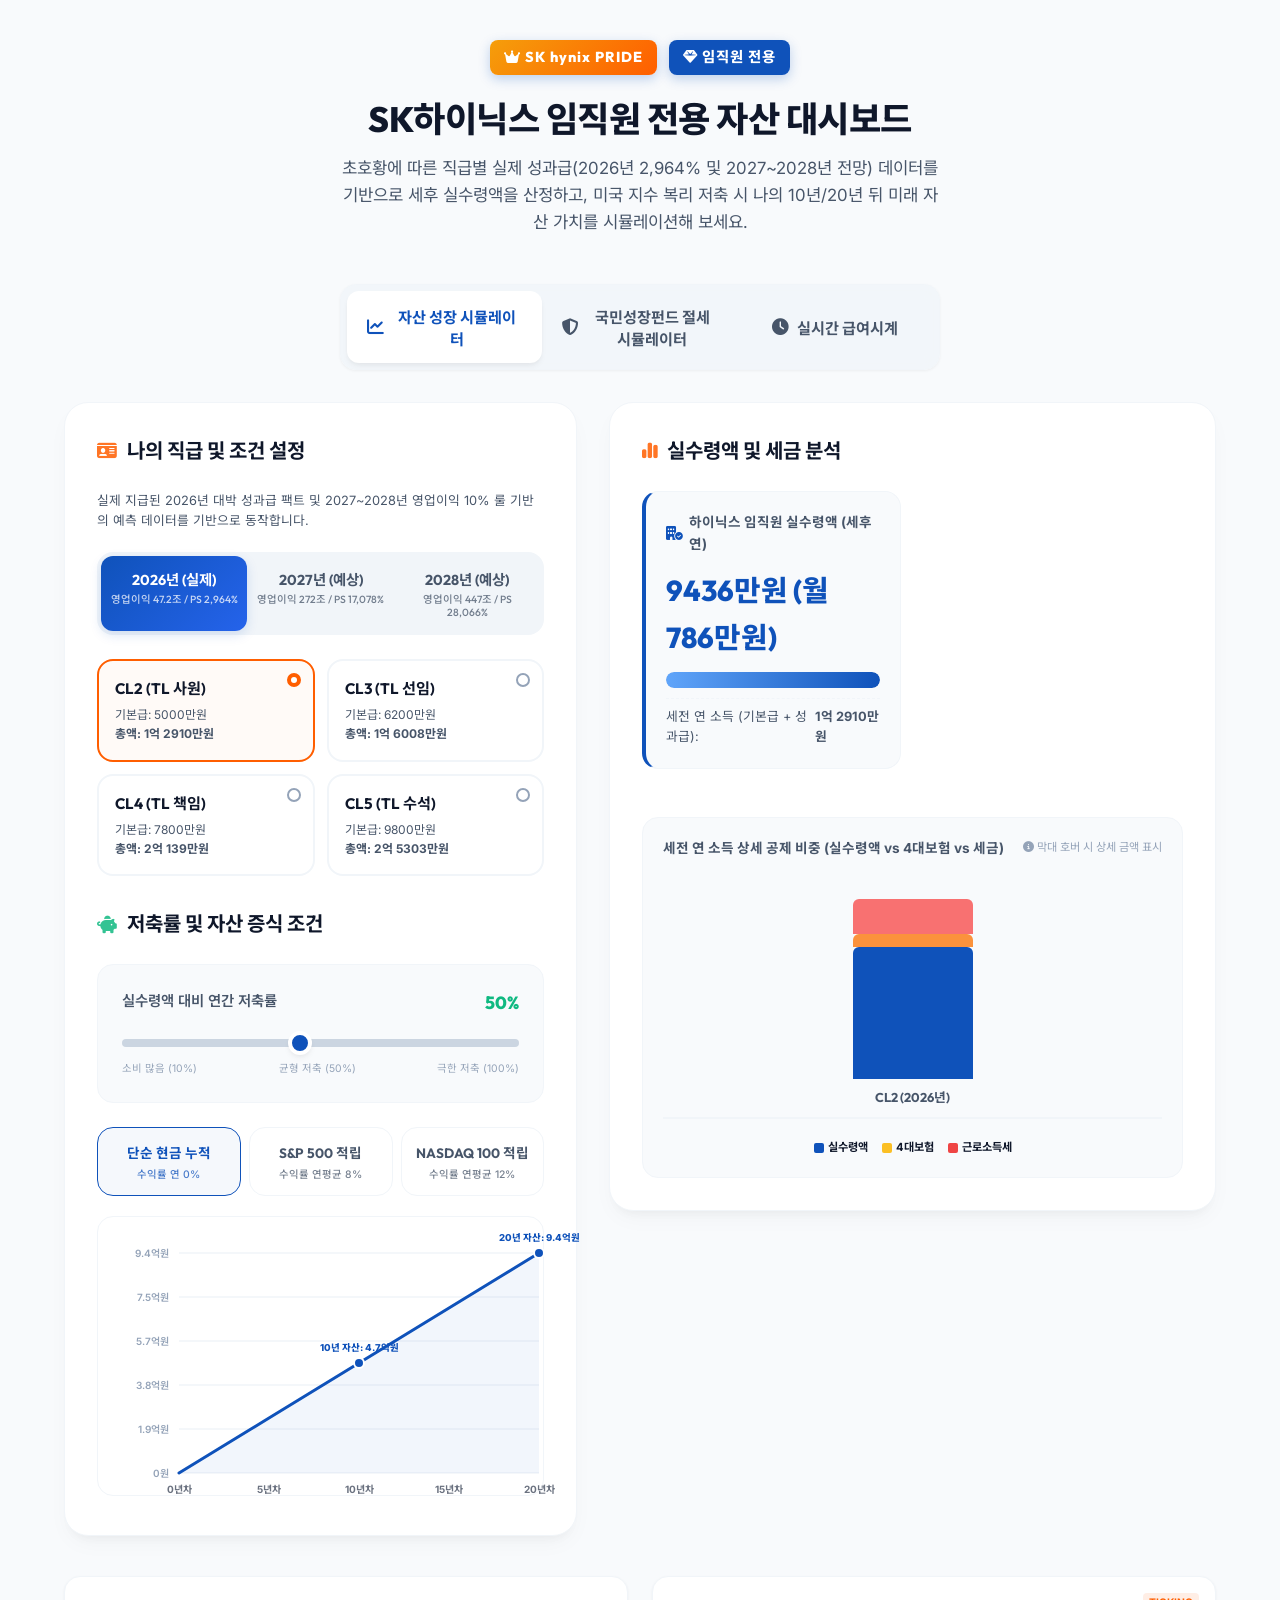
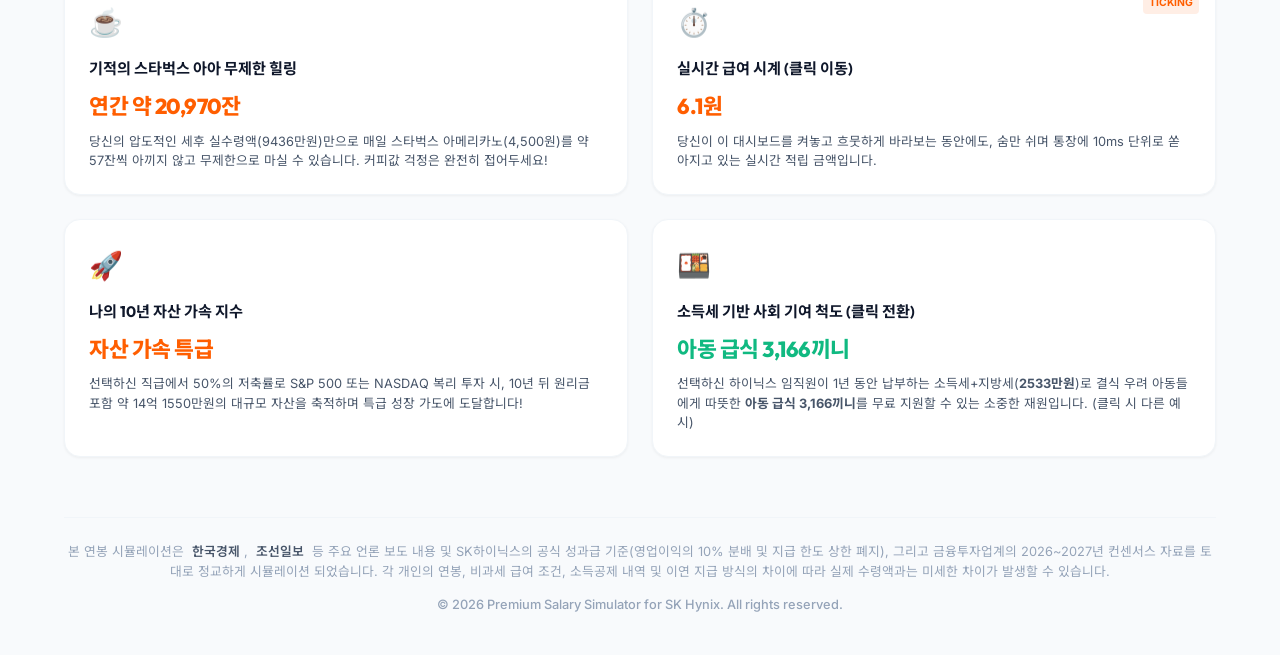
<file: hynix.html>
<!DOCTYPE html>
<html lang="ko">
<head>
    <meta charset="UTF-8">
    <meta name="viewport" content="width=device-width, initial-scale=1.0">
    <title>SK하이닉스 임직원 전용 자산 대시보드 & 실시간 급여시계</title>
    
    <!-- SEO Meta Tags -->
    <meta name="description" content="SK 하이닉스 임직원들을 위한 전용 자산 및 세후 실수령액 시뮬레이터입니다. 직급별 성과급 팩트를 기반으로 미국 지수 투자 시 자산 누적 시뮬레이션 및 실시간 급여시계를 감상해 보세요.">
    <meta name="keywords" content="SK하이닉스, 하이닉스 연봉, 실수령액 계산기, S&P 500 복리 계산기, 나스닥 투자 시뮬레이션, 하이닉스 급여시계">
    <meta property="og:title" content="SK하이닉스 임직원 전용 자산 대시보드 & 실시간 급여시계">
    <meta property="og:description" content="SK하이닉스 임직원 자긍심 고취용! 직급별 실수령액 및 미국 지수 연동 복리 자산 누적을 즉시 시뮬레이션해 보세요.">
    
    <!-- FontAwesome for Premium Icons -->
    <link rel="stylesheet" href="https://cdnjs.cloudflare.com/ajax/libs/font-awesome/6.4.0/css/all.min.css">
    
    <!-- Custom Style Sheet -->
    <link rel="stylesheet" href="style.css">
    
    <!-- PWA Support for Mobile App Experience -->
    <link rel="manifest" href="manifest.json">
    <meta name="apple-mobile-web-app-capable" content="yes">
    <meta name="apple-mobile-web-app-status-bar-style" content="black-translucent">
    <meta name="apple-mobile-web-app-title" content="하이닉스 대시보드">
    <link rel="apple-touch-icon" href="icon.png">
    
    <script>
        if ('serviceWorker' in navigator) {
            window.addEventListener('load', () => {
                navigator.serviceWorker.register('./sw.js')
                    .then(reg => console.log('PWA Service Worker registered:', reg.scope))
                    .catch(err => console.log('PWA Service Worker failed:', err));
            });
        }
    </script>
</head>
<body>

    <!-- Confetti effect canvas for supercycle celebrations -->
    <canvas id="confetti" class="confetti-canvas"></canvas>

    <div class="container">
        
        <!-- Header Section -->
        <header>
            <div class="logo-area" style="justify-content: center;">
                <span class="logo-badge" style="background: linear-gradient(135deg, #f59e0b, #ff5e00); color: white;"><i class="fa-solid fa-crown"></i> SK hynix PRIDE</span>
                <span class="logo-badge" style="background: #0f52ba;"><i class="fa-solid fa-gem"></i> 임직원 전용</span>
            </div>
            <h1>SK하이닉스 임직원 전용 자산 대시보드</h1>
            <p>초호황에 따른 직급별 실제 성과급(2026년 2,964% 및 2027~2028년 전망) 데이터를 기반으로 세후 실수령액을 산정하고, 미국 지수 복리 저축 시 나의 10년/20년 뒤 미래 자산 가치를 시뮬레이션해 보세요.</p>
        </header>

        <!-- Main Navigation Tab Switcher -->
        <div class="main-tab-switcher">
            <button class="main-tab-btn active" id="main-tab-salary" onclick="switchMainTab('salary')">
                <i class="fa-solid fa-chart-line"></i> 자산 성장 시뮬레이터
            </button>
            <button class="main-tab-btn" id="main-tab-ngf" onclick="switchMainTab('ngf')">
                <i class="fa-solid fa-shield-halved"></i> 국민성장펀드 절세 시뮬레이터
            </button>
            <button class="main-tab-btn" id="main-tab-clock" onclick="switchMainTab('clock')">
                <i class="fa-solid fa-clock"></i> 실시간 급여시계
            </button>
        </div>

        <!-- Content Tab 1: Salary Simulator (Hynix Only Edition) -->
        <div id="content-salary" class="main-tab-content active">
            <!-- Main Layout Grid -->
            <div class="app-grid">
                
                <!-- Left Column: Preset & Savings Input Panel -->
                <div class="card-panel">
                    <h2 class="card-title">
                        <i class="fa-solid fa-id-card" style="color: var(--color-hynix-orange);"></i> 나의 직급 및 조건 설정
                    </h2>
                    <p style="font-size: 0.8rem; color: var(--text-secondary); margin-bottom: 20px;">
                        실제 지급된 2026년 대박 성과급 팩트 및 2027~2028년 영업이익 10% 룰 기반의 예측 데이터를 기반으로 동작합니다.
                    </p>

                    <!-- Year Toggle Switcher -->
                    <div class="year-toggle" style="margin-bottom: 24px;">
                        <button class="year-btn active" id="btn-yr2026" onclick="switchYear('2026')">
                            <span>2026년 (실제)</span>
                            <span>영업이익 47.2조 / PS 2,964%</span>
                        </button>
                        <button class="year-btn" id="btn-yr2027" onclick="switchYear('2027')">
                            <span>2027년 (예상)</span>
                            <span>영업이익 272조 / PS 17,078%</span>
                        </button>
                        <button class="year-btn" id="btn-yr2028" onclick="switchYear('2028')">
                            <span>2028년 (예상)</span>
                            <span>영업이익 447조 / PS 28,066%</span>
                        </button>
                    </div>

                    <!-- Job Presets Grid -->
                    <div class="presets-grid" style="margin-bottom: 32px;">
                        <div class="preset-card active" id="preset-CL2" onclick="selectPreset('CL2')">
                            <div class="preset-title">CL2 (TL 사원)</div>
                            <div class="preset-desc" id="desc-CL2">기본급: 5,000만 원</div>
                            <span class="preset-check"></span>
                        </div>
                        <div class="preset-card" id="preset-CL3" onclick="selectPreset('CL3')">
                            <div class="preset-title">CL3 (TL 선임)</div>
                            <div class="preset-desc" id="desc-CL3">기본급: 6,200만 원</div>
                            <span class="preset-check"></span>
                        </div>
                        <div class="preset-card" id="preset-CL4" onclick="selectPreset('CL4')">
                            <div class="preset-title">CL4 (TL 책임)</div>
                            <div class="preset-desc" id="desc-CL4">기본급: 7,800만 원</div>
                            <span class="preset-check"></span>
                        </div>
                        <div class="preset-card" id="preset-CL5" onclick="selectPreset('CL5')">
                            <div class="preset-title">CL5 (TL 수석)</div>
                            <div class="preset-desc" id="desc-CL5">기본급: 9,800만 원</div>
                            <span class="preset-check"></span>
                        </div>
                    </div>

                    <h2 class="card-title">
                        <i class="fa-solid fa-piggy-bank" style="color: var(--color-user);"></i> 저축률 및 자산 증식 조건
                    </h2>

                    <!-- Input 2: Savings Ratio Slider -->
                    <div class="slider-container" style="margin-bottom: 24px;">
                        <div class="slider-info">
                            <span>실수령액 대비 연간 저축률</span>
                            <span id="lbl-saving-ratio" style="color: var(--color-user); font-family: var(--font-heading); font-weight: 800;">50%</span>
                        </div>
                        <input type="range" min="10" max="100" value="50" step="5" class="slider-input" id="saving-ratio-slider" oninput="updateSavingRatio(this.value)">
                        <div style="display: flex; justify-content: space-between; font-size: 0.65rem; color: var(--text-muted); margin-top: 6px;">
                            <span>소비 많음 (10%)</span>
                            <span>균형 저축 (50%)</span>
                            <span>극한 저축 (100%)</span>
                        </div>
                    </div>

                    <!-- Investment Product Selector Buttons -->
                    <div class="invest-switcher" style="margin-bottom: 20px;">
                        <button class="invest-btn active" id="btn-invest-cash" onclick="switchInvestType('cash')">
                            <span>단순 현금 누적</span>
                            <span>수익률 연 0%</span>
                        </button>
                        <button class="invest-btn" id="btn-invest-sp500" onclick="switchInvestType('sp500')">
                            <span>S&P 500 적립</span>
                            <span>수익률 연평균 8%</span>
                        </button>
                        <button class="invest-btn" id="btn-invest-nasdaq" onclick="switchInvestType('nasdaq')">
                            <span>NASDAQ 100 적립</span>
                            <span>수익률 연평균 12%</span>
                        </button>
                    </div>

                    <!-- Dynamic SVG Line Chart -->
                    <div style="position: relative;">
                        <svg class="line-chart-svg" id="line-chart"></svg>
                    </div>
                </div>
                
                <!-- Right Column: Visual Dashboard -->
                <div class="card-panel" id="hynix-dashboard-panel">
                    <h2 class="card-title">
                        <i class="fa-solid fa-chart-simple" style="color: var(--color-hynix-orange);"></i> 실수령액 및 세금 분석
                    </h2>
                    
                    <div class="display-flex">
                        
                        <!-- Single Comparative summary box -->
                        <div class="comparison-box">
                            <div class="bar-container" style="border-left: 4px solid var(--color-hynix-blue); margin-bottom: 0;">
                                <div class="bar-label">
                                    <i class="fa-solid fa-building-circle-check" style="color: var(--color-hynix-blue);" id="icon-hynix-panel"></i> 하이닉스 임직원 실수령액 (세후 연)
                                </div>
                                <div class="bar-amount-large hynix" id="lbl-hynix-net">0원</div>
                                <div class="visual-bar-bg">
                                    <div class="visual-bar-fill hynix" id="bar-hynix-fill" style="width: 100%;"></div>
                                </div>
                                <div class="detail-row-sm">
                                    <span>세전 연 소득 (기본급 + 성과급):</span>
                                    <span id="lbl-hynix-gross" style="font-weight: 700;">0원</span>
                                </div>
                            </div>
                        </div>

                        <!-- Interactive SVG Segmented Bar Chart (Hynix Breakdown only) -->
                        <div style="background-color: var(--bg-main); padding: 20px; border-radius: var(--radius-md); border: 1px solid var(--border-color);">
                            <div style="display: flex; justify-content: space-between; align-items: center; margin-bottom: 12px;">
                                <span style="font-size: 0.85rem; font-weight: 700; color: var(--text-secondary);">세전 연 소득 상세 공제 비중 (실수령액 vs 4대보험 vs 세금)</span>
                                <span style="font-size: 0.7rem; color: var(--text-muted);"><i class="fa-solid fa-circle-info"></i> 막대 호버 시 상세 금액 표시</span>
                            </div>
                            
                            <!-- Chart Container (Single Bar) -->
                            <div class="svg-chart-container" id="segmented-bar-chart" style="justify-content: center; gap: 0;">
                                <!-- Left user hidden/removed, only right Hynix bar exists -->
                                <div class="svg-bar" style="width: 120px;">
                                    <div style="display: flex; flex-direction: column; width: 100%; height: 180px; justify-content: flex-end;" id="segment-hynix-container">
                                        <div class="svg-fill-segment tax" id="seg-hynix-tax" style="height: 0%;" data-tooltip="세금"></div>
                                        <div class="svg-fill-segment insurance" id="seg-hynix-ins" style="height: 0%;" data-tooltip="4대보험"></div>
                                        <div class="svg-fill-segment hynix-net" id="seg-hynix-net" style="height: 0%;" data-tooltip="실수령액"></div>
                                    </div>
                                    <span class="svg-label" id="lbl-svg-hynix-label">하이닉스</span>
                                </div>
                            </div>
                            
                            <!-- Legends -->
                            <div style="display: flex; justify-content: center; gap: 14px; margin-top: 18px; font-size: 0.7rem; font-weight: 700;">
                                <div style="display: flex; align-items: center; gap: 4px;">
                                    <span style="width: 10px; height: 10px; background-color: var(--color-hynix-blue); display: inline-block; border-radius: 2px;"></span> 실수령액
                                </div>
                                <div style="display: flex; align-items: center; gap: 4px;">
                                    <span style="width: 10px; height: 10px; background-color: #fbbf24; display: inline-block; border-radius: 2px;"></span> 4대보험
                                </div>
                                <div style="display: flex; align-items: center; gap: 4px;">
                                    <span style="width: 10px; height: 10px; background-color: #ef4444; display: inline-block; border-radius: 2px;"></span> 근로소득세
                                </div>
                            </div>
                        </div>
                    </div>
                </div>
            </div>

            <!-- Row: 4 Hynix Pride Cards -->
            <div class="witty-grid" style="margin-top: 24px;">
                <!-- Card 1: Starbucks challenge (Hynix Pride Edition) -->
                <div class="witty-card" id="card-starbucks">
                    <span class="witty-icon">☕</span>
                    <h4 class="witty-title">기적의 스타벅스 아아 무제한 힐링</h4>
                    <div class="witty-value" id="val-starbucks">연 0잔</div>
                    <p class="witty-desc" id="desc-starbucks">나의 압도적인 세후 연 소득만으로 매일 아아(4,500원)를 아낌없이 무제한으로 마실 수 있는 컵 규모입니다. 커피값 한 푼도 아끼지 마세요!</p>
                </div>
                
                <!-- Card 2: Hynix ticking salary timer -->
                <div class="witty-card" id="card-timer" onclick="switchMainTab('clock')" style="cursor: pointer; transition: transform 0.2s ease, border-color 0.2s ease;">
                    <span class="ticker-badge" id="badge-ticker">Ticking</span>
                    <span class="witty-icon">⏱️</span>
                    <h4 class="witty-title">실시간 급여 시계 (클릭 이동)</h4>
                    <div class="witty-value" id="val-timer">0원</div>
                    <p class="witty-desc" id="desc-timer">당신이 이 대시보드를 켜놓고 흐뭇하게 바라보는 동안에도, 숨만 쉬며 통장에 10ms 단위로 쏟아지고 있는 실시간 적립 금액입니다.</p>
                </div>
                
                <!-- Card 3: Asset Acceleration Card -->
                <div class="witty-card" id="card-breathing">
                    <span class="witty-icon">🚀</span>
                    <h4 class="witty-title">나의 10년 자산 가속 지수</h4>
                    <div class="witty-value" id="val-breathing">자산 가속 우수</div>
                    <p class="witty-desc" id="desc-breathing">선택한 저축률로 S&P 500 또는 NASDAQ 지수 연동 적립 시, 복리의 기적에 의해 10년 뒤 도달하게 될 거대한 스케일의 자산 가치입니다.</p>
                </div>
                
                <!-- Card 4: Tax patriotic contributor scale -->
                <div class="witty-card" id="card-tax" onclick="cycleTaxPatriotExample()" style="cursor: pointer; transition: transform 0.2s ease, border-color 0.2s ease;">
                    <span class="witty-icon" id="icon-tax">🍱</span>
                    <h4 class="witty-title" id="title-tax">소득세 기반 사회 기여 척도 (클릭 전환)</h4>
                    <div class="witty-value" id="val-tax" style="color: var(--color-user);">아동 급식 0끼</div>
                    <p class="witty-desc" id="desc-tax">당신이 대한민국 사회를 위해 납부하는 소득세(연 수천만 원)가 지원할 수 있는 복지 기여 규모입니다. 카드를 누르면 5가지 사회 공헌 예시가 순환됩니다.</p>
                </div>
            </div>
        </div>

        <!-- Content Tab 2: National Growth Fund Simulator (NGF) -->
        <div id="content-ngf" class="main-tab-content">
            <div class="app-grid">
                
                <!-- Left Column: Input Panel -->
                <div class="card-panel">
                    <h2 class="card-title">
                        <i class="fa-solid fa-shield-halved" style="color: var(--color-hynix-blue);"></i> 국민성장펀드 혜택 설정
                    </h2>
                    <p style="font-size: 0.8rem; color: var(--text-secondary); margin-bottom: 24px;">
                        하이닉스 직원의 직급/연도별 예상 세전 총소득을 과세표준으로 삼아 5년 만기 예상 혜택을 한눈에 시뮬레이션합니다.
                    </p>

                    <!-- Hynix Direct Target Income Display (With built-in mini switches) -->
                    <div class="sync-banner" style="border-color: var(--color-hynix-blue); background-color: rgba(15, 82, 186, 0.01); display: flex; flex-direction: column; align-items: flex-start; gap: 14px; padding: 22px 20px; border-radius: var(--radius-md); border: 1.5px solid var(--border-color); margin-bottom: 24px; position: relative;">
                        <div style="display: flex; align-items: center; gap: 8px; margin-bottom: 2px;">
                            <i class="fa-solid fa-building-circle-check" style="color: var(--color-hynix-blue); font-size: 1rem;"></i>
                            <span style="font-size: 0.88rem; font-weight: 800; color: var(--color-hynix-blue);">하이닉스 대상자 조건 즉시 선택</span>
                        </div>
                        
                        <!-- Mini Preset Selector Row 1: Grade -->
                        <div style="width: 100%; display: flex; align-items: center; gap: 10px; font-size: 0.78rem;">
                            <span style="font-weight: 700; color: var(--text-secondary); width: 60px; flex-shrink: 0;">직급 선택:</span>
                            <div class="mini-switcher-row" style="display: flex; gap: 6px; flex: 1; flex-wrap: wrap;">
                                <button class="mini-switch-btn" id="ngf-mini-CL2" onclick="selectNgfPreset('CL2')">CL2 (사원)</button>
                                <button class="mini-switch-btn" id="ngf-mini-CL3" onclick="selectNgfPreset('CL3')">CL3 (선임)</button>
                                <button class="mini-switch-btn" id="ngf-mini-CL4" onclick="selectNgfPreset('CL4')">CL4 (책임)</button>
                                <button class="mini-switch-btn" id="ngf-mini-CL5" onclick="selectNgfPreset('CL5')">CL5 (수석)</button>
                            </div>
                        </div>

                        <!-- Mini Preset Selector Row 2: Year -->
                        <div style="width: 100%; display: flex; align-items: center; gap: 10px; font-size: 0.78rem;">
                            <span style="font-weight: 700; color: var(--text-secondary); width: 60px; flex-shrink: 0;">연도 선택:</span>
                            <div class="mini-switcher-row" style="display: flex; gap: 6px; flex: 1;">
                                <button class="mini-switch-btn" id="ngf-mini-2026" onclick="selectNgfYear('2026')">2026 실제</button>
                                <button class="mini-switch-btn" id="ngf-mini-2027" onclick="selectNgfYear('2027')">2027 예상</button>
                                <button class="mini-switch-btn" id="ngf-mini-2028" onclick="selectNgfYear('2028')">2028 예상</button>
                            </div>
                        </div>

                        <!-- Info Output display -->
                        <div style="width: 100%; display: flex; justify-content: space-between; align-items: baseline; border-top: 1px dashed var(--border-color); padding-top: 12px; margin-top: 2px;">
                            <span id="lbl-ngf-target-job" style="font-size: 0.82rem; font-weight: 700; color: var(--text-secondary);">CL2 (TL 사원) / 2026년</span>
                            <span id="lbl-ngf-salary" style="font-size: 1.35rem; font-family: var(--font-heading); font-weight: 900; color: var(--text-primary);">50,000,000원</span>
                        </div>
                    </div>

                    <!-- Input 2: Annual Investment Slider -->
                    <div class="slider-container" style="margin-bottom: 16px;">
                        <div class="slider-info">
                            <span>연간 펀드 투자금액</span>
                            <span id="lbl-ngf-investment" style="color: var(--color-hynix-blue); font-family: var(--font-heading); font-weight: 800;">30,000,000원</span>
                        </div>
                        <input type="range" min="10000000" max="100000000" value="30000000" step="1000000" class="slider-input" id="ngf-investment-slider" oninput="handleNgfInvestmentSlider(this.value)">
                        <div style="display: flex; justify-content: space-between; font-size: 0.65rem; color: var(--text-muted); margin-top: 6px;">
                            <span>1,000만 (월 83만)</span>
                            <span>5,000만 (월 416만)</span>
                            <span>1억 (월 833만)</span>
                        </div>
                        <div id="lbl-ngf-cap-warning" class="cap-warning" style="display: none;">
                            <i class="fa-solid fa-circle-exclamation" style="margin-right: 4px;"></i> 
                            주의: 5년 누적 납입 한도(총 2억 원)가 초과되어 3년 차부터 납입액이 0원으로 자동 제어됩니다. (5년 평균 연 4,000만 원 권장)
                        </div>
                    </div>

                    <!-- Strategic Investment Plan Presets Grid -->
                    <div class="ngf-plan-selector" style="display: grid; grid-template-columns: repeat(3, 1fr); gap: 10px; margin-bottom: 24px;">
                        <button class="ngf-plan-btn" id="ngf-plan-balance" onclick="selectNgfPlan('balance')">
                            <span class="plan-emoji">💰</span>
                            <span class="plan-name">가성비 밸런스</span>
                            <span class="plan-price">연 4천만</span>
                        </button>
                        <button class="ngf-plan-btn active" id="ngf-plan-tax" onclick="selectNgfPlan('tax')">
                            <span class="plan-emoji">🛡️</span>
                            <span class="plan-name">절세 맥시멈</span>
                            <span class="plan-price">연 3천만</span>
                        </button>
                        <button class="ngf-plan-btn" id="ngf-plan-super" onclick="selectNgfPlan('super')">
                            <span class="plan-emoji">💎</span>
                            <span class="plan-name">자산 초호황</span>
                            <span class="plan-price">연 6천만</span>
                        </button>
                    </div>

                    <!-- Input 3: expected internal return -->
                    <div class="slider-container" style="margin-bottom: 16px;">
                        <div class="slider-info">
                            <span>국민성장펀드 만기 예상 세전 수익률 (5년 누적)</span>
                            <span id="lbl-ngf-return" style="color: var(--color-user); font-family: var(--font-heading); font-weight: 800;">+10%</span>
                        </div>
                        <input type="range" min="-30" max="30" value="10" step="1" class="slider-input" id="ngf-return-slider" oninput="handleNgfReturnSlider(this.value)">
                        <div style="display: flex; justify-content: space-between; font-size: 0.65rem; color: var(--text-muted); margin-top: 6px;">
                            <span>원금 손실 (-30%)</span>
                            <span>원금 보전 (0%)</span>
                            <span>고수익 (+30%)</span>
                        </div>
                    </div>

                    <!-- Input 3-2: expected internal return (General ETF) -->
                    <div class="slider-container" style="margin-bottom: 20px;">
                        <div class="slider-info">
                            <span>일반 ETF 투자 만기 세전 수익률 (5년 누적)</span>
                            <span id="lbl-gen-return" style="color: var(--text-secondary); font-family: var(--font-heading); font-weight: 800;">+10%</span>
                        </div>
                        <input type="range" min="-30" max="50" value="10" step="1" class="slider-input" id="gen-return-slider" oninput="handleGenReturnSlider(this.value)" style="background: #cbd5e1;">
                        <div style="display: flex; justify-content: space-between; font-size: 0.65rem; color: var(--text-muted); margin-top: 6px;">
                            <span>원금 손실 (-30%)</span>
                            <span>원금 보전 (0%)</span>
                            <span>고수익 (+50%)</span>
                        </div>
                    </div>

                    <!-- Breakeven Feedback Card -->
                    <div class="breakeven-card" style="background: linear-gradient(135deg, rgba(16, 185, 129, 0.04), rgba(15, 82, 186, 0.04)); border: 1.5px solid rgba(15, 82, 186, 0.12); border-radius: var(--radius-md); padding: 18px 20px; margin-bottom: 24px; box-shadow: var(--shadow-sm); display: flex; flex-direction: column; gap: 8px;">
                        <div style="display: flex; align-items: center; gap: 8px; font-size: 0.82rem; font-weight: 800; color: var(--color-hynix-blue);">
                            <i class="fa-solid fa-calculator" style="color: var(--color-user);"></i>
                            <span>실시간 손익분기점(Breakeven) 분석</span>
                        </div>
                        <p style="font-size: 0.76rem; color: var(--text-secondary); line-height: 1.5; margin: 0;" id="lbl-ngf-breakeven-text">
                            국민성장펀드가 <strong id="lbl-ngf-breakeven-ngf-rate" style="color: var(--color-hynix-blue); font-weight: 800;">+10.0%</strong> 수익률일 때, 일반 ETF는 <strong id="lbl-ngf-breakeven-rate" style="color: var(--color-gold); font-weight: 900; font-size: 0.95rem;">세전 +31.4%</strong> 이상의 수익을 내야 세후 실수령액이 같아집니다!
                        </p>
                    </div>

                    <!-- Input 4: comprehensive tax shield toggle -->
                    <div class="tax-shield-toggle-card">
                        <div style="display: flex; flex-direction: column; gap: 4px; max-width: 75%;">
                            <span style="font-size: 0.85rem; font-weight: 700; color: var(--text-primary); display: flex; align-items: center; gap: 6px;">
                                <i class="fa-solid fa-vault" style="color: var(--color-gold);"></i> 금융소득종합과세 방어막 가동
                            </span>
                            <span style="font-size: 0.72rem; color: var(--text-secondary); line-height: 1.4;">
                                연 이자/배당 소득이 2,000만 원 초과 상태인 자산가 대상. 9.9% 분리과세를 적용하여 최고 49.5%의 종합소득 누진 누출을 철벽 차단합니다.
                            </span>
                        </div>
                        <label class="switch">
                            <input type="checkbox" id="ngf-tax-toggle" onchange="handleNgfTaxToggle(this.checked)">
                            <span class="slider round gold"></span>
                        </label>
                    </div>

                    <!-- Audit Console Toggle Button and Panel -->
                    <div class="audit-console-container" style="margin-top: 24px; border-top: 1px dashed var(--border-color); padding-top: 20px;">
                        <button class="audit-toggle-btn" onclick="toggleAuditConsole()" style="width: 100%; background: var(--bg-main); border: 1.5px solid var(--border-color); border-radius: 10px; padding: 12px 16px; font-family: var(--font-heading); font-size: 0.8rem; font-weight: 700; color: var(--color-hynix-blue); cursor: pointer; display: flex; align-items: center; justify-content: space-between; transition: var(--transition-fast); outline: none;">
                            <span><i class="fa-solid fa-chart-line" style="color: var(--color-user); margin-right: 6px;"></i> 실시간 세무 감사 콘솔 (Audit Console)</span>
                            <i class="fa-solid fa-chevron-down" id="audit-arrow" style="transition: transform 0.2s ease;"></i>
                        </button>
                        
                        <!-- Audit Expanded Panel (collapsible) -->
                        <div id="audit-expanded-panel" style="display: none; background-color: var(--bg-main); border: 1px solid var(--border-color); border-radius: 10px; padding: 16px; margin-top: 12px; font-size: 0.72rem; color: var(--text-secondary); line-height: 1.6; animation: fadeIn 0.3s ease;">
                            
                            <!-- Part 1: Tax Base -->
                            <div class="audit-section" style="margin-bottom: 12px;">
                                <div style="font-weight: 800; color: var(--text-primary); margin-bottom: 6px; display: flex; justify-content: space-between;">
                                    <span>1단계: 하이닉스 소득세 과세표준</span>
                                    <span id="audit-val-salary" style="color: var(--color-hynix-blue);">0원</span>
                                </div>
                                <div style="display: flex; justify-content: space-between; margin-left: 8px;">
                                    <span>• 세전 총소득 (급여+PS)</span>
                                    <span id="audit-step1-gross">0원</span>
                                </div>
                                <div style="display: flex; justify-content: space-between; margin-left: 8px; color: #ef4444;">
                                    <span>• 4대보험 본인 부담금 합계</span>
                                    <span id="audit-step1-insurances">-0원</span>
                                </div>
                                <div style="display: flex; justify-content: space-between; margin-left: 8px; color: #ef4444;">
                                    <span>• 인적 및 기타 표준공제</span>
                                    <span>-1,500,000원</span>
                                </div>
                                <div style="display: flex; justify-content: space-between; margin-left: 8px; font-weight: 700; border-top: 1px dashed #cbd5e1; padding-top: 4px; margin-top: 4px;">
                                    <span>최종 산정 소득 과세표준</span>
                                    <span id="audit-step1-taxbase" style="color: var(--text-primary);">0원</span>
                                </div>
                                <div style="display: flex; justify-content: space-between; margin-left: 8px; font-weight: 700;">
                                    <span>나의 종합소득세 최고 한계세율</span>
                                    <span id="audit-step1-rate" style="color: var(--color-gold);">0.0% (지방세 포함)</span>
                                </div>
                            </div>
                            
                            <!-- Part 2: Deductions & Refunds -->
                            <div class="audit-section" style="margin-bottom: 12px; border-top: 1px dashed var(--border-color); padding-top: 10px;">
                                <div style="font-weight: 800; color: var(--text-primary); margin-bottom: 6px; display: flex; justify-content: space-between;">
                                    <span>2단계: 5년 누적 소득공제 환급</span>
                                    <span id="audit-val-refund" style="color: var(--color-user);">+0원</span>
                                </div>
                                <div style="display: flex; justify-content: space-between; margin-left: 8px;">
                                    <span>• 5년 총 납입 원금</span>
                                    <span id="audit-step2-principal">0원</span>
                                </div>
                                <div style="display: flex; justify-content: space-between; margin-left: 8px;">
                                    <span>• 5년 총 소득공제 과표 감면액</span>
                                    <span id="audit-step2-deduction">0원</span>
                                </div>
                                <div style="display: flex; justify-content: space-between; margin-left: 8px; font-weight: 700; color: var(--color-user);">
                                    <span>• 농어촌특별세 비과세 혜택</span>
                                    <span id="audit-step2-ruraltax">0원 절감 완료!</span>
                                </div>
                            </div>

                            <!-- Part 3: Dividend Tax Shield -->
                            <div class="audit-section" style="margin-bottom: 12px; border-top: 1px dashed var(--border-color); padding-top: 10px;">
                                <div style="font-weight: 800; color: var(--text-primary); margin-bottom: 6px; display: flex; justify-content: space-between;">
                                    <span>3단계: 배당소득 우회 절세 연산</span>
                                    <span id="audit-val-taxshield" style="color: var(--color-gold);">+0원</span>
                                </div>
                                <div style="display: flex; justify-content: space-between; margin-left: 8px;">
                                    <span>• 5년 누적 가상 배당 (연 5.0% 가정)</span>
                                    <span id="audit-step3-dividend">0원</span>
                                </div>
                                <div style="display: flex; justify-content: space-between; margin-left: 8px;">
                                    <span>• 일반 ETF 과세율 (종합과세 연계)</span>
                                    <span id="audit-step3-genrate">15.4%</span>
                                </div>
                                <div style="display: flex; justify-content: space-between; margin-left: 8px;">
                                    <span>• 국민성장펀드 세 특례 분리과세율</span>
                                    <span>9.9%</span>
                                </div>
                                <div style="display: flex; justify-content: space-between; margin-left: 8px; font-weight: 700; color: var(--color-gold);">
                                    <span>• 9.9% 분리과세 우회 세금 절감액</span>
                                    <span id="audit-step3-savings">+0원</span>
                                </div>
                            </div>

                            <!-- Part 4: Breakeven Math -->
                            <div class="audit-section" style="border-top: 1px dashed var(--border-color); padding-top: 10px;">
                                <div style="font-weight: 800; color: var(--text-primary); margin-bottom: 4px; display: flex; justify-content: space-between;">
                                    <span>4단계: 손익분기점 역산 증명</span>
                                    <span id="audit-val-breakeven" style="color: var(--color-hynix-orange);">0.0%</span>
                                </div>
                                <div style="font-size: 0.65rem; color: var(--text-muted); line-height: 1.4;">
                                    공식: [NGF 세후 총액 - 원금] / [원금 * (1 - 일반세율)] = 세전 손익분기점 수익률
                                </div>
                            </div>
                        </div>
                    </div>
                </div>

                <!-- Right Column: Visual Shield Dash & Receipt -->
                <div class="card-panel" style="display: flex; flex-direction: column; gap: 24px;">
                    <h2 class="card-title">
                        <i class="fa-solid fa-chart-pie" style="color: var(--color-hynix-orange);"></i> 세후 혜택 분석 대시보드
                    </h2>

                    <!-- Downside protection visual block -->
                    <div style="background-color: var(--bg-main); padding: 20px; border-radius: var(--radius-md); border: 1px solid var(--border-color);">
                        <div style="display: flex; justify-content: space-between; align-items: center; margin-bottom: 16px;">
                            <span style="font-size: 0.82rem; font-weight: 700; color: var(--text-secondary);">원금 대비 만기 평가액 비교 (정부 20% 보호막 효과)</span>
                            <span id="lbl-shield-status" class="shield-badge inactive">
                                <i class="fa-solid fa-shield-halved"></i> 보호막 대기중
                            </span>
                        </div>
                        
                        <div class="ngf-chart-canvas">
                            <!-- Government protection shield ring overlay -->
                            <div id="ngf-shield-overlay" class="shield-overlay">
                                <i class="fa-solid fa-shield-halved" style="font-size: 2.2rem; margin-bottom: 6px; color: var(--color-user);"></i>
                                <span>정부 20% 우선 손실보전 작동</span>
                            </div>
                            
                            <!-- Bar 1: Normal Investment -->
                            <div class="ngf-chart-bar-wrap">
                                <div class="ngf-bar-container">
                                    <div id="bar-normal-loss" class="ngf-bar-fill loss" style="height: 0%;"></div>
                                    <div id="bar-normal-gain" class="ngf-bar-fill gain" style="height: 100%;"></div>
                                </div>
                                <span class="ngf-bar-label">일반 투자</span>
                                <span id="lbl-bar-normal-val" class="ngf-bar-val text-muted">1.5억</span>
                            </div>
                            
                            <!-- Bar 2: NGF Investment -->
                            <div class="ngf-chart-bar-wrap">
                                <div class="ngf-bar-container">
                                    <div id="bar-ngf-gain" class="ngf-bar-fill ngf" style="height: 100%;">
                                        <div id="bar-ngf-shield-glow" class="ngf-shield-neon"></div>
                                    </div>
                                </div>
                                <span class="ngf-bar-label" style="color: var(--color-hynix-blue); font-weight: 700;">국민성장펀드</span>
                                <span id="lbl-bar-ngf-val" class="ngf-bar-val text-blue">1.5억</span>
                            </div>
                        </div>

                        <!-- Legend -->
                        <div style="display: flex; justify-content: center; gap: 14px; margin-top: 16px; font-size: 0.72rem; font-weight: 600;">
                            <div style="display: flex; align-items: center; gap: 4px;">
                                <span style="width: 8px; height: 8px; background-color: #94a3b8; display: inline-block; border-radius: 2px;"></span> 세후 평가액
                            </div>
                            <div style="display: flex; align-items: center; gap: 4px;">
                                <span style="width: 8px; height: 8px; background-color: #ef4444; display: inline-block; border-radius: 2px;"></span> 실제 자산 손실
                            </div>
                            <div style="display: flex; align-items: center; gap: 4px;">
                                <span style="width: 8px; height: 8px; background-color: var(--color-hynix-blue); display: inline-block; border-radius: 2px;"></span> 국민성장 실수령액
                            </div>
                            <div style="display: flex; align-items: center; gap: 4px;">
                                <span style="width: 8px; height: 8px; border: 1px dashed var(--color-user); background-color: rgba(16,185,129,0.05); display: inline-block; border-radius: 2px;"></span> 손실 흡수구간
                            </div>
                        </div>
                    </div>

                    <!-- Perforated Tax Save Receipt Card -->
                    <div class="receipt-card">
                        <!-- Sub Tab Switcher: Simple vs Detailed inside Receipt -->
                        <div class="sub-tab-switcher">
                            <button class="sub-tab-btn active" id="ngf-sub-simple" onclick="switchNgfResultTab('simple')">📄 간단히 요약</button>
                            <button class="sub-tab-btn" id="ngf-sub-detailed" onclick="switchNgfResultTab('detailed')">🔍 자세히 분석</button>
                        </div>

                        <div class="receipt-header">
                            <span class="receipt-logo">NATIONAL GROWTH FUND RECEIPT</span>
                            <span style="font-size: 0.65rem; color: var(--text-muted); font-weight: 700; letter-spacing: 0.5px;">NO. NGF-2026-0526</span>
                        </div>
                        
                        <div class="receipt-title-box">
                            <div style="font-size: 0.75rem; color: var(--text-secondary); font-weight: 600; margin-bottom: 2px;">종합 혜택 세후 이자율 환산 결과</div>
                            <div class="receipt-main-cagr" id="lbl-ngf-cagr-equivalent">연 0.0% 적금 효과!</div>
                        </div>
                        
                        <!-- Sub Content 1: Simple Summary View -->
                        <div id="receipt-content-simple" class="receipt-sub-content active">
                            <div class="receipt-body">
                                <div class="receipt-row">
                                    <span>5년 동안 내가 붓는 총 원금</span>
                                    <span id="lbl-rec-simple-principal" class="receipt-bold">0원</span>
                                </div>
                                <div class="receipt-row">
                                    <span>5년 동안 환급·절세받는 세금 합계</span>
                                    <span id="lbl-rec-simple-taxsave" style="color: var(--color-user); font-weight: 800;">+0원</span>
                                </div>
                                <div class="receipt-row">
                                    <span>5년 만기 예상 펀드 세후 수익</span>
                                    <span id="lbl-rec-simple-fundgain" class="receipt-bold">+0원</span>
                                </div>
                                <div class="receipt-divider"></div>
                                <div class="receipt-row receipt-total">
                                    <span>5년 만기 최종 세후 실수령 총액</span>
                                    <span id="lbl-rec-simple-total">0원</span>
                                </div>
                            </div>
                        </div>

                        <!-- Sub Content 2: Detailed Breakdown View -->
                        <div id="receipt-content-detailed" class="receipt-sub-content">
                            <div class="receipt-body">
                                <div class="receipt-row">
                                    <span>5년 총 납입 투자 원금</span>
                                    <span id="lbl-rec-principal" class="receipt-bold">0원</span>
                                </div>
                                <div class="receipt-row">
                                    <span>매년 연말정산 소득공제 환급금 합계</span>
                                    <span id="lbl-rec-refund" style="color: var(--color-user); font-weight: 700;">+0원</span>
                                </div>
                                <div class="receipt-row" id="row-rec-shield">
                                    <span>배당소득 종합세율 우회 절세 합계</span>
                                    <span id="lbl-rec-shield" style="color: var(--color-gold); font-weight: 700;">+0원</span>
                                </div>
                                <div class="receipt-row">
                                    <span>만기 펀드 자본 세후 실수익 (9.9%)</span>
                                    <span id="lbl-rec-return" class="receipt-bold">+0원</span>
                                </div>
                                <div class="receipt-row" style="background: rgba(16,185,129,0.06); padding: 6px 10px; border-radius: 6px; font-size: 0.72rem; align-items: center;">
                                    <span style="color: var(--color-user); font-weight: 800;"><i class="fa-solid fa-circle-check"></i> 농어촌특별세 특례 비과세</span>
                                    <span style="color: var(--color-user); font-weight: 700; margin-left: auto;">감면액 20% 전액 면제!</span>
                                </div>
                                <div class="receipt-divider"></div>
                                <div class="receipt-row receipt-total">
                                    <span>만기 세후 총 실수령액</span>
                                    <span id="lbl-rec-total">0원</span>
                                </div>
                            </div>
                        </div>
                        
                        <div class="receipt-footer" style="margin-bottom: 14px;">
                            * 본 시뮬레이션은 구간 소득공제(투자 3, 5, 7천만 차등 공제율), 배당소득 9.9% 분리과세 절세액, 20% 정부 후순위 손실보전 및 2026년 5월 12일 신설 개정된 소득세 감면분 농어촌특별세 비과세 혜택을 복합 연동한 실질 CAGR 기준입니다. 시중 은행 적금 금리(세후 일반과세 15.4% 기준)로 세전 환산해 드립니다.
                        </div>
                        
                        <!-- Premium Receipt Download Button -->
                        <button class="receipt-download-btn" onclick="downloadReceiptImage()" style="width: 100%; border: none; background: linear-gradient(135deg, var(--color-hynix-blue), #2563eb); color: white; font-family: var(--font-heading); font-size: 0.8rem; font-weight: 800; padding: 12px; border-radius: 8px; cursor: pointer; display: flex; align-items: center; justify-content: center; gap: 8px; transition: var(--transition-fast); box-shadow: var(--shadow-sm); z-index: 5; position: relative;">
                            <i class="fa-solid fa-download"></i> 절세 영수증 이미지 저장 (PNG)
                        </button>
                    </div>
                </div>
            </div>
        </div>

        <!-- Content Tab 3: Hynix Real-time Wage Clock -->
        <div id="content-clock" class="main-tab-content">
            <div class="card-panel" style="text-align: center; margin-bottom: 24px;">
                <h2 class="card-title" style="justify-content: center; margin-bottom: 12px;">
                    <i class="fa-solid fa-clock" style="color: var(--color-gold);"></i> 실시간 하이닉스 급여시계
                </h2>
                <p style="font-size: 0.85rem; color: var(--text-secondary); max-width: 600px; margin: 0 auto 24px auto;">
                    선택한 직급Preset의 성과급 포함 세전 연봉을 기준으로 실시간으로 적립되고 있는 금액을 다양한 센스있는 비주얼 모드로 감상해 보세요.
                </p>

                <!-- Time Reference Switcher -->
                <div class="sub-tab-switcher" style="max-width: 320px; margin: 0 auto 16px auto; background: rgba(15, 82, 186, 0.05); border-color: rgba(15, 82, 186, 0.15);">
                    <button class="sub-tab-btn active" id="clock-ref-year" onclick="switchClockRef('year')">📅 올해 누적 급여</button>
                    <button class="sub-tab-btn" id="clock-ref-today" onclick="switchClockRef('today')">☀️ 오늘 하루 급여</button>
                </div>

                <!-- Clock Mode Toggle Sub-Switcher -->
                <div class="sub-tab-switcher" style="max-width: 500px; margin: 0 auto 28px auto;">
                    <button class="sub-tab-btn active" id="clock-mode-odometer" onclick="switchClockMode('odometer')">📟 금빛 전광판</button>
                    <button class="sub-tab-btn" id="clock-mode-hourglass" onclick="switchClockMode('hourglass')">⏳ 동전 모래시계</button>
                    <button class="sub-tab-btn" id="clock-mode-matcher" onclick="switchClockMode('matcher')">🛍️ 소비재 매칭</button>
                </div>

                <!-- Clock Mode 1 Panel: Digital Odometer -->
                <div id="clock-panel-odometer" class="clock-mode-panel active">
                    <div class="odometer-card" style="background: linear-gradient(135deg, #0f172a, #1e293b); padding: 48px 24px; border-radius: 20px; border: 2px solid var(--color-gold); box-shadow: 0 15px 35px rgba(217, 119, 6, 0.15); max-width: 700px; margin: 0 auto; position: relative; overflow: hidden;">
                        <div class="odometer-glow" style="position: absolute; top: 0; left: 0; width: 100%; height: 100%; background: radial-gradient(circle at center, rgba(217, 119, 6, 0.08) 0%, transparent 70%); pointer-events: none;"></div>
                        <div style="font-size: 0.78rem; color: var(--color-gold); font-weight: 800; letter-spacing: 2px; text-transform: uppercase; margin-bottom: 12px; display: flex; align-items: center; justify-content: center; gap: 6px;">
                            <span class="pulsing-red-dot"></span> LIVE TICKING WAGE ACCUMULATOR
                        </div>
                        <div class="odometer-large-text" id="live-odometer-text">0.00원</div>
                        
                        <div style="display: flex; justify-content: center; gap: 24px; margin-top: 24px; font-size: 0.8rem; color: #94a3b8; border-top: 1px dashed rgba(255,255,255,0.1); padding-top: 20px;">
                            <div>기본급+성과급 합계: <strong id="clock-lbl-annual-salary" style="color: white;">0원</strong></div>
                            <div style="width: 1px; height: 14px; background: rgba(255,255,255,0.15);"></div>
                            <div>1초당 급여: <strong id="clock-lbl-pay-per-second" style="color: var(--color-gold);">0원</strong></div>
                        </div>
                    </div>
                </div>

                <!-- Clock Mode 2 Panel: HTML5 Canvas Coin Hourglass -->
                <div id="clock-panel-hourglass" class="clock-mode-panel">
                    <div style="max-width: 600px; margin: 0 auto;">
                        <p style="font-size: 0.8rem; color: var(--text-secondary); margin-bottom: 12px;">
                            금빛 동전들이 실시간으로 화면 위에서 뚝뚝 떨어져 차곡차곡 쌓이는 모습을 감상하세요. (중력 및 실시간 적립 물리 시뮬레이션)
                        </p>
                        <div style="background-color: #0f172a; border-radius: var(--radius-md); border: 2.5px solid var(--color-gold); overflow: hidden; position: relative; width: 100%; height: 320px; box-shadow: var(--shadow-lg);">
                            <canvas id="coin-hourglass-canvas" style="width: 100%; height: 100%; display: block;"></canvas>
                            <div style="position: absolute; bottom: 16px; left: 16px; font-family: var(--font-heading); color: white; font-weight: 800; font-size: 1.15rem; text-shadow: 0 2px 4px rgba(0,0,0,0.8); background: rgba(0,0,0,0.4); padding: 4px 10px; border-radius: 6px; pointer-events: none;">
                                누적액: <span id="hourglass-cumulative-text" style="color: var(--color-gold);">0원</span>
                            </div>
                        </div>
                    </div>
                </div>

                <!-- Clock Mode 3 Panel: Consumption Matcher Grid -->
                <div id="clock-panel-matcher" class="clock-mode-panel">
                    <p style="font-size: 0.82rem; color: var(--text-secondary); margin-bottom: 24px;">
                        하이닉스 임직원이 숨만 쉬고 있는 동안, 실시간으로 소비재(커피, 치킨 등)를 몇 개씩 벌어들이고 있는지 실시간 환산표입니다.
                    </p>
                    
                    <div class="matcher-grid" style="display: grid; grid-template-columns: repeat(3, 1fr); gap: 16px; max-width: 800px; margin: 0 auto;">
                        <div class="matcher-card" style="background: var(--bg-main); border: 1px solid var(--border-color); border-radius: 12px; padding: 16px; display: flex; align-items: center; gap: 14px; text-align: left; transition: var(--transition-fast);">
                            <div style="font-size: 2.2rem;">☕</div>
                            <div>
                                <div style="font-size: 0.72rem; color: var(--text-secondary); font-weight: 700;">스타벅스 아아 (4,500원)</div>
                                <div style="font-family: var(--font-heading); font-size: 1.25rem; font-weight: 800; color: #15803d;" id="matcher-val-coffee">0.0잔</div>
                            </div>
                        </div>
                        
                        <div class="matcher-card" style="background: var(--bg-main); border: 1px solid var(--border-color); border-radius: 12px; padding: 16px; display: flex; align-items: center; gap: 14px; text-align: left; transition: var(--transition-fast);">
                            <div style="font-size: 2.2rem;">🍗</div>
                            <div>
                                <div style="font-size: 0.72rem; color: var(--text-secondary); font-weight: 700;">교촌치킨 한마리 (22,000원)</div>
                                <div style="font-family: var(--font-heading); font-size: 1.25rem; font-weight: 800; color: #b45309;" id="matcher-val-chicken">0.0마리</div>
                            </div>
                        </div>

                        <div class="matcher-card" style="background: var(--bg-main); border: 1px solid var(--border-color); border-radius: 12px; padding: 16px; display: flex; align-items: center; gap: 14px; text-align: left; transition: var(--transition-fast);">
                            <div style="font-size: 2.2rem;">🍜</div>
                            <div>
                                <div style="font-size: 0.72rem; color: var(--text-secondary); font-weight: 700;">신라면 큰사발 (1,100원)</div>
                                <div style="font-family: var(--font-heading); font-size: 1.25rem; font-weight: 800; color: #dc2626;" id="matcher-val-ramyun">0.0개</div>
                            </div>
                        </div>

                        <div class="matcher-card" style="background: var(--bg-main); border: 1px solid var(--border-color); border-radius: 12px; padding: 16px; display: flex; align-items: center; gap: 14px; text-align: left; transition: var(--transition-fast);">
                            <div style="font-size: 2.2rem;">🎧</div>
                            <div>
                                <div style="font-size: 0.72rem; color: var(--text-secondary); font-weight: 700;">에어팟 프로 2 (350,000원)</div>
                                <div style="font-family: var(--font-heading); font-size: 1.25rem; font-weight: 800; color: #475569;" id="matcher-val-airpods">0.0개</div>
                            </div>
                        </div>

                        <div class="matcher-card" style="background: var(--bg-main); border: 1px solid var(--border-color); border-radius: 12px; padding: 16px; display: flex; align-items: center; gap: 14px; text-align: left; transition: var(--transition-fast);">
                            <div style="font-size: 2.2rem;">🍓</div>
                            <div>
                                <div style="font-size: 0.72rem; color: var(--text-secondary); font-weight: 700;">달콤 왕가 탕후루 (4,000원)</div>
                                <div style="font-family: var(--font-heading); font-size: 1.25rem; font-weight: 800; color: #ec4899;" id="matcher-val-tanghulu">0.0꼬치</div>
                            </div>
                        </div>

                        <div class="matcher-card" style="background: var(--bg-main); border: 1px solid var(--border-color); border-radius: 12px; padding: 16px; display: flex; align-items: center; gap: 14px; text-align: left; transition: var(--transition-fast);">
                            <div style="font-size: 2.2rem;">🔩</div>
                            <div>
                                <div style="font-size: 0.72rem; color: var(--text-secondary); font-weight: 700;">제네시스 G80 범퍼 나사 (1,500원)</div>
                                <div style="font-family: var(--font-heading); font-size: 1.25rem; font-weight: 800; color: #0284c7;" id="matcher-val-screw">0.0개</div>
                            </div>
                        </div>
                    </div>
                </div>
            </div>
        </div>

        <!-- Footer Reference Disclaimer -->
        <footer>
            <p>본 연봉 시뮬레이션은 <a href="https://www.hankyung.com" target="_blank">한국경제</a>, <a href="https://www.chosun.com" target="_blank">조선일보</a> 등 주요 언론 보도 내용 및 SK하이닉스의 공식 성과급 기준(영업이익의 10% 분배 및 지급 한도 상한 폐지), 그리고 금융투자업계의 2026~2027년 컨센서스 자료를 토대로 정교하게 시뮬레이션 되었습니다. 각 개인의 연봉, 비과세 급여 조건, 소득공제 내역 및 이연 지급 방식의 차이에 따라 실제 수령액과는 미세한 차이가 발생할 수 있습니다.</p>
            <p style="margin-top: 12px; font-weight: 500;">&copy; 2026 Premium Salary Simulator for SK Hynix. All rights reserved.</p>
        </footer>
        
    </div>

    <!-- Custom Logic Script -->
    <script src="app.js"></script>
</body>
</html>
</file>
<file: hyunta/style.css>
@import url('https://fonts.googleapis.com/css2?family=Inter:wght@300;400;500;600;700&family=Outfit:wght@400;500;600;700;800&family=Noto+Sans+KR:wght@300;400;500;700;900&display=swap');

:root {
    --bg-main: #f8fafc;
    --bg-card: #ffffff;
    --border-color: #f1f5f9;
    --border-hover: #e2e8f0;
    
    --text-primary: #0f172a;
    --text-secondary: #475569;
    --text-muted: #94a3b8;
    
    --color-hynix-orange: #ff5e00;
    --color-hynix-orange-rgb: 255, 94, 0;
    --color-hynix-blue: #0f52ba;
    --color-hynix-blue-rgb: 15, 82, 186;
    --color-user: #10b981;
    --color-user-rgb: 16, 185, 129;
    
    --color-gold: #d97706;
    --color-gold-light: #fef3c7;
    
    --shadow-sm: 0 1px 3px rgba(0,0,0,0.05);
    --shadow-md: 0 4px 6px -1px rgba(0,0,0,0.05), 0 2px 4px -1px rgba(0,0,0,0.03);
    --shadow-lg: 0 10px 25px -5px rgba(0,0,0,0.04), 0 8px 10px -6px rgba(0,0,0,0.04);
    --shadow-premium: 0 20px 40px -15px rgba(15, 82, 186, 0.08);
    
    --radius-sm: 8px;
    --radius-md: 16px;
    --radius-lg: 24px;
    
    --font-heading: 'Outfit', 'Noto Sans KR', sans-serif;
    --font-body: 'Inter', 'Noto Sans KR', sans-serif;
    
    --transition-fast: 0.2s cubic-bezier(0.4, 0, 0.2, 1);
    --transition-smooth: 0.4s cubic-bezier(0.16, 1, 0.3, 1);
}

* {
    margin: 0;
    padding: 0;
    box-sizing: border-box;
    -webkit-font-smoothing: antialiased;
    -moz-osx-font-smoothing: grayscale;
}

body {
    background-color: var(--bg-main);
    color: var(--text-primary);
    font-family: var(--font-body);
    line-height: 1.6;
    overflow-x: hidden;
}

/* Container */
.container {
    max-width: 1200px;
    margin: 0 auto;
    padding: 40px 24px;
}

/* Header */
header {
    text-align: center;
    margin-bottom: 48px;
    display: flex;
    flex-direction: column;
    align-items: center;
    justify-content: center;
    position: relative;
}

.logo-area {
    display: flex;
    align-items: center;
    gap: 12px;
    margin-bottom: 16px;
    animation: fadeInDown 0.8s var(--transition-smooth);
}

.logo-badge {
    background: linear-gradient(135deg, var(--color-hynix-orange), var(--color-hynix-blue));
    color: white;
    font-family: var(--font-heading);
    font-weight: 800;
    padding: 6px 14px;
    border-radius: var(--radius-sm);
    font-size: 0.9rem;
    letter-spacing: 1px;
    box-shadow: 0 4px 12px rgba(15, 82, 186, 0.25);
}

header h1 {
    font-family: var(--font-heading);
    font-size: 2.2rem;
    font-weight: 800;
    color: var(--text-primary);
    letter-spacing: -0.5px;
    margin-bottom: 8px;
    animation: fadeIn 1s var(--transition-smooth) 0.1s both;
}

header p {
    font-size: 1.05rem;
    color: var(--text-secondary);
    max-width: 600px;
    margin: 0 auto;
    animation: fadeIn 1s var(--transition-smooth) 0.2s both;
}

/* Grid Layout */
.app-grid {
    display: grid;
    grid-template-columns: 1.1fr 1.3fr;
    gap: 32px;
    align-items: start;
    margin-bottom: 40px;
}

@media (max-width: 968px) {
    .app-grid {
        grid-template-columns: 1fr;
        gap: 24px;
    }
}

/* Card Panel style */
.card-panel {
    background-color: var(--bg-card);
    border: 1px solid var(--border-color);
    border-radius: var(--radius-lg);
    padding: 32px;
    box-shadow: var(--shadow-lg);
    transition: transform var(--transition-smooth), box-shadow var(--transition-smooth), border var(--transition-fast);
}

.card-panel:hover {
    border-color: var(--border-hover);
    box-shadow: var(--shadow-premium);
}

.card-title {
    font-family: var(--font-heading);
    font-size: 1.25rem;
    font-weight: 700;
    margin-bottom: 24px;
    display: flex;
    align-items: center;
    gap: 10px;
    color: var(--text-primary);
}

.card-title i {
    font-size: 1.1rem;
    opacity: 0.85;
}

/* Toggle Switch Buttons */
.tab-switcher {
    display: flex;
    background-color: #f1f5f9;
    padding: 4px;
    border-radius: var(--radius-sm);
    margin-bottom: 24px;
}

.tab-btn {
    flex: 1;
    border: none;
    background: none;
    font-family: var(--font-body);
    font-size: 0.9rem;
    font-weight: 600;
    padding: 10px 16px;
    border-radius: 6px;
    cursor: pointer;
    color: var(--text-secondary);
    transition: var(--transition-fast);
}

.tab-btn.active {
    background-color: var(--bg-card);
    color: var(--text-primary);
    box-shadow: var(--shadow-sm);
}

/* Input Area styling */
.input-group {
    position: relative;
    margin-bottom: 24px;
}

.input-label {
    display: block;
    font-size: 0.85rem;
    font-weight: 600;
    color: var(--text-secondary);
    margin-bottom: 8px;
}

.input-container {
    position: relative;
    display: flex;
    align-items: center;
}

.input-currency {
    position: absolute;
    left: 18px;
    font-family: var(--font-heading);
    font-weight: 700;
    color: var(--text-primary);
    font-size: 1.3rem;
    pointer-events: none;
}

.input-field {
    width: 100%;
    border: 2px solid var(--border-color);
    background-color: var(--bg-main);
    border-radius: var(--radius-md);
    padding: 16px 20px 16px 42px;
    font-family: var(--font-heading);
    font-size: 1.5rem;
    font-weight: 800;
    color: var(--text-primary);
    outline: none;
    transition: var(--transition-fast);
}

.input-field:focus {
    border-color: var(--color-hynix-blue);
    background-color: var(--bg-card);
    box-shadow: 0 0 0 4px rgba(15, 82, 186, 0.06);
}

.input-unit {
    position: absolute;
    right: 18px;
    font-size: 1rem;
    font-weight: 700;
    color: var(--text-secondary);
    pointer-events: none;
}

/* Shortcut Buttons */
.shortcut-btns {
    display: grid;
    grid-template-columns: repeat(4, 1fr);
    gap: 8px;
    margin-bottom: 24px;
}

.shortcut-btn {
    border: 1px solid var(--border-color);
    background-color: var(--bg-card);
    border-radius: var(--radius-sm);
    padding: 8px 4px;
    font-family: var(--font-body);
    font-size: 0.8rem;
    font-weight: 600;
    color: var(--text-secondary);
    cursor: pointer;
    transition: var(--transition-fast);
}

.shortcut-btn:hover {
    border-color: var(--text-muted);
    background-color: var(--bg-main);
    color: var(--text-primary);
}

/* Radio preset selectors */
.presets-grid {
    display: grid;
    grid-template-columns: repeat(2, 1fr);
    gap: 12px;
    margin-bottom: 24px;
}

.preset-card {
    border: 2px solid var(--border-color);
    border-radius: var(--radius-md);
    padding: 16px;
    cursor: pointer;
    transition: var(--transition-fast);
    position: relative;
    overflow: hidden;
}

.preset-card:hover {
    border-color: var(--color-hynix-orange);
    background-color: rgba(255, 94, 0, 0.01);
}

.preset-card.active {
    border-color: var(--color-hynix-orange);
    background-color: rgba(255, 94, 0, 0.03);
}

.preset-title {
    font-family: var(--font-heading);
    font-size: 0.95rem;
    font-weight: 700;
    color: var(--text-primary);
    margin-bottom: 4px;
}

.preset-desc {
    font-size: 0.75rem;
    color: var(--text-secondary);
}

.preset-check {
    position: absolute;
    top: 12px;
    right: 12px;
    width: 14px;
    height: 14px;
    border-radius: 50%;
    border: 2px solid var(--text-muted);
    display: flex;
    align-items: center;
    justify-content: center;
}

.preset-card.active .preset-check {
    border-color: var(--color-hynix-orange);
    background-color: var(--color-hynix-orange);
}

.preset-card.active .preset-check::after {
    content: '';
    width: 6px;
    height: 6px;
    background-color: white;
    border-radius: 50%;
}

/* Selector Toggle for Projections */
.year-toggle {
    display: flex;
    background-color: #f1f5f9;
    padding: 4px;
    border-radius: var(--radius-md);
    margin-bottom: 24px;
}

.year-btn {
    flex: 1;
    border: none;
    background: none;
    font-family: var(--font-heading);
    font-size: 0.9rem;
    font-weight: 700;
    padding: 12px 8px;
    border-radius: 12px;
    cursor: pointer;
    color: var(--text-secondary);
    transition: var(--transition-fast);
    display: flex;
    flex-direction: column;
    align-items: center;
    gap: 2px;
}

.year-btn span:last-child {
    font-size: 0.65rem;
    font-weight: 500;
    opacity: 0.75;
}

.year-btn.active {
    background: linear-gradient(135deg, var(--color-hynix-blue), #2563eb);
    color: white;
    box-shadow: 0 4px 12px rgba(15, 82, 186, 0.15);
}

.year-btn.active.gold-mode {
    background: linear-gradient(135deg, #b45309, #d97706);
    box-shadow: 0 4px 12px rgba(217, 119, 6, 0.25);
}

/* Visual Comparison Area */
.display-flex {
    display: flex;
    flex-direction: column;
    gap: 24px;
}

.comparison-box {
    display: grid;
    grid-template-columns: 1fr 1fr;
    gap: 24px;
    margin-bottom: 24px;
}

@media (max-width: 520px) {
    .comparison-box {
        grid-template-columns: 1fr;
        gap: 16px;
    }
}

.bar-container {
    background-color: var(--bg-main);
    border-radius: var(--radius-md);
    padding: 20px;
    border: 1px solid var(--border-color);
    position: relative;
    overflow: hidden;
}

.bar-label {
    font-size: 0.85rem;
    font-weight: 700;
    color: var(--text-secondary);
    margin-bottom: 12px;
    display: flex;
    align-items: center;
    gap: 6px;
}

.bar-amount-large {
    font-family: var(--font-heading);
    font-size: 1.8rem;
    font-weight: 800;
    margin-bottom: 12px;
}

.bar-amount-large.user {
    color: var(--color-user);
}

.bar-amount-large.hynix {
    color: var(--color-hynix-blue);
}

.bar-amount-large.gold {
    color: var(--color-gold);
    animation: goldPulse 1.5s infinite alternate;
}

.visual-bar-bg {
    width: 100%;
    height: 16px;
    background-color: #e2e8f0;
    border-radius: 99px;
    overflow: hidden;
    position: relative;
}

.visual-bar-fill {
    height: 100%;
    border-radius: 99px;
    transition: width 0.8s cubic-bezier(0.16, 1, 0.3, 1);
    position: relative;
}

.visual-bar-fill.user {
    background: linear-gradient(90deg, #34d399, var(--color-user));
}

.visual-bar-fill.hynix {
    background: linear-gradient(90deg, #60a5fa, var(--color-hynix-blue));
}

.visual-bar-fill.gold {
    background: linear-gradient(90deg, #fbbf24, var(--color-gold));
}

.detail-row-sm {
    display: flex;
    justify-content: space-between;
    font-size: 0.8rem;
    color: var(--text-secondary);
    margin-top: 10px;
    padding-top: 8px;
    border-top: 1px dashed var(--border-color);
}

/* SVG Chart panel style */
.svg-chart-container {
    width: 100%;
    height: 240px;
    margin: 20px 0;
    display: flex;
    align-items: flex-end;
    justify-content: space-around;
    padding: 10px;
    border-bottom: 2px solid var(--border-color);
    position: relative;
}

.svg-bar {
    width: 60px;
    display: flex;
    flex-direction: column;
    align-items: center;
    position: relative;
}

.svg-fill-segment {
    width: 100%;
    border-radius: 6px 6px 0 0;
    transition: height 0.8s cubic-bezier(0.16, 1, 0.3, 1);
    position: relative;
    cursor: pointer;
}

.svg-fill-segment:hover::after {
    content: attr(data-tooltip);
    position: absolute;
    bottom: 100%;
    left: 50%;
    transform: translateX(-50%);
    background-color: var(--text-primary);
    color: white;
    font-size: 0.75rem;
    padding: 6px 10px;
    border-radius: 4px;
    white-space: nowrap;
    z-index: 10;
    margin-bottom: 8px;
    pointer-events: none;
    box-shadow: var(--shadow-md);
}

.svg-fill-segment.user-net { background-color: var(--color-user); }
.svg-fill-segment.hynix-net { background-color: var(--color-hynix-blue); }
.svg-fill-segment.hynix-net.gold { background-color: var(--color-gold); }
.svg-fill-segment.tax { background-color: #f87171; }
.svg-fill-segment.insurance { background-color: #fb923c; }

.svg-label {
    margin-top: 8px;
    font-family: var(--font-heading);
    font-weight: 700;
    font-size: 0.8rem;
    color: var(--text-secondary);
}

/* Cumulative Panel style */
.cumulative-section {
    margin-top: 40px;
}

.slider-container {
    background-color: var(--bg-main);
    border-radius: var(--radius-md);
    padding: 24px;
    border: 1px solid var(--border-color);
    margin-bottom: 24px;
}

.slider-info {
    display: flex;
    justify-content: space-between;
    font-size: 0.9rem;
    font-weight: 600;
    color: var(--text-secondary);
    margin-bottom: 12px;
}

.slider-info span:last-child {
    font-family: var(--font-heading);
    font-weight: 800;
    color: var(--color-hynix-blue);
    font-size: 1.1rem;
}

.slider-input {
    width: 100%;
    -webkit-appearance: none;
    appearance: none;
    height: 8px;
    border-radius: 99px;
    background: #cbd5e1;
    outline: none;
    cursor: pointer;
    transition: var(--transition-fast);
}

.slider-input::-webkit-slider-thumb {
    -webkit-appearance: none;
    appearance: none;
    width: 24px;
    height: 24px;
    border-radius: 50%;
    background: var(--color-hynix-blue);
    border: 4px solid white;
    box-shadow: var(--shadow-md);
    transition: var(--transition-fast);
}

.slider-input::-webkit-slider-thumb:hover {
    transform: scale(1.1);
}

.slider-input.gold::-webkit-slider-thumb {
    background: var(--color-gold);
}

/* Investment Selector Tabs */
.invest-switcher {
    display: grid;
    grid-template-columns: repeat(3, 1fr);
    gap: 8px;
    margin-bottom: 24px;
}

.invest-btn {
    border: 1.5px solid var(--border-color);
    background-color: var(--bg-card);
    border-radius: var(--radius-md);
    padding: 14px 10px;
    font-family: var(--font-heading);
    font-size: 0.85rem;
    font-weight: 700;
    color: var(--text-secondary);
    cursor: pointer;
    transition: var(--transition-fast);
    display: flex;
    flex-direction: column;
    align-items: center;
    gap: 4px;
}

.invest-btn span:last-child {
    font-family: var(--font-body);
    font-size: 0.65rem;
    font-weight: 500;
    opacity: 0.75;
}

.invest-btn:hover {
    border-color: var(--border-hover);
    background-color: var(--bg-main);
}

.invest-btn.active {
    border-color: var(--color-hynix-blue);
    background-color: rgba(15, 82, 186, 0.04);
    color: var(--color-hynix-blue);
}

.invest-btn.active.gold-mode {
    border-color: var(--color-gold);
    background-color: rgba(217, 119, 6, 0.04);
    color: var(--color-gold);
}

/* Line chart drawing */
.line-chart-svg {
    width: 100%;
    height: 280px;
    background-color: var(--bg-card);
    border: 1px solid var(--border-color);
    border-radius: var(--radius-md);
    padding: 16px;
    overflow: visible;
}

/* 4 Witty Cards Grid */
.witty-grid {
    display: grid;
    grid-template-columns: repeat(2, 1fr);
    gap: 24px;
    margin-top: 32px;
}

@media (max-width: 640px) {
    .witty-grid {
        grid-template-columns: 1fr;
        gap: 16px;
    }
}

.witty-card {
    background-color: var(--bg-card);
    border: 1px solid var(--border-color);
    border-radius: var(--radius-md);
    padding: 24px;
    position: relative;
    overflow: hidden;
    transition: transform var(--transition-smooth), box-shadow var(--transition-smooth);
    box-shadow: var(--shadow-sm);
}

.witty-card:hover {
    transform: translateY(-4px);
    box-shadow: var(--shadow-lg);
    border-color: var(--border-hover);
}

.witty-icon {
    font-size: 1.7rem;
    margin-bottom: 12px;
    display: inline-block;
}

.witty-title {
    font-family: var(--font-heading);
    font-weight: 700;
    font-size: 0.95rem;
    color: var(--text-primary);
    margin-bottom: 8px;
}

.witty-value {
    font-family: var(--font-heading);
    font-weight: 800;
    font-size: 1.35rem;
    color: var(--color-hynix-orange);
    margin-bottom: 8px;
    letter-spacing: -0.5px;
}

.witty-value.gold {
    color: var(--color-gold);
}

.witty-desc {
    font-size: 0.8rem;
    color: var(--text-secondary);
    line-height: 1.5;
}

/* Hynix ticker timer specific */
.ticker-badge {
    position: absolute;
    top: 16px;
    right: 16px;
    background-color: rgba(255, 94, 0, 0.1);
    color: var(--color-hynix-orange);
    font-size: 0.65rem;
    font-weight: 700;
    padding: 2px 6px;
    border-radius: 4px;
    text-transform: uppercase;
}

.ticker-badge.gold {
    background-color: var(--color-gold-light);
    color: var(--color-gold);
}

/* Footer Section */
footer {
    text-align: center;
    margin-top: 60px;
    color: var(--text-muted);
    font-size: 0.8rem;
    padding-top: 24px;
    border-top: 1px solid var(--border-color);
}

footer a {
    color: var(--text-secondary);
    text-decoration: none;
    font-weight: 600;
    margin: 0 4px;
}

footer a:hover {
    text-decoration: underline;
}

/* Confetti styling */
.confetti-canvas {
    position: fixed;
    top: 0;
    left: 0;
    width: 100vw;
    height: 100vh;
    pointer-events: none;
    z-index: 9999;
}

/* Animations */
@keyframes fadeIn {
    from { opacity: 0; }
    to { opacity: 1; }
}

@keyframes fadeInDown {
    from {
        opacity: 0;
        transform: translateY(-20px);
    }
    to {
        opacity: 1;
        transform: translateY(0);
    }
}

@keyframes goldPulse {
    from {
        text-shadow: 0 0 1px rgba(217, 119, 6, 0.05);
    }
    to {
        text-shadow: 0 0 12px rgba(217, 119, 6, 0.35);
    }
}

/* Special celebration background */
.gold-mode-card {
    border-color: #fbbf24 !important;
    background: linear-gradient(to bottom right, #ffffff, #fffbeb) !important;
    box-shadow: 0 10px 30px rgba(217, 119, 6, 0.07) !important;
}

.gold-mode-card:hover {
    box-shadow: 0 15px 35px rgba(217, 119, 6, 0.12) !important;
}

/* --- Main Navigation Tabs Switcher --- */
.main-tab-switcher {
    display: flex;
    justify-content: center;
    background-color: rgba(241, 245, 249, 0.8);
    backdrop-filter: blur(10px);
    border: 1px solid var(--border-color);
    padding: 6px;
    border-radius: var(--radius-md);
    margin: 0 auto 32px auto;
    box-shadow: var(--shadow-sm);
    max-width: 600px;
    animation: fadeInDown 0.6s var(--transition-smooth);
}

.main-tab-btn {
    flex: 1;
    border: none;
    background: none;
    font-family: var(--font-heading);
    font-size: 0.95rem;
    font-weight: 700;
    padding: 14px 20px;
    border-radius: 12px;
    cursor: pointer;
    color: var(--text-secondary);
    transition: var(--transition-smooth);
    display: flex;
    align-items: center;
    justify-content: center;
    gap: 8px;
}

.main-tab-btn i {
    font-size: 1.05rem;
}

.main-tab-btn:hover {
    color: var(--text-primary);
    background-color: rgba(255, 255, 255, 0.4);
}

.main-tab-btn.active {
    background-color: var(--bg-card);
    color: var(--color-hynix-blue);
    box-shadow: var(--shadow-md);
}

/* Tab Content Visibility */
.main-tab-content {
    display: none;
    opacity: 0;
    transform: translateY(12px);
    transition: opacity 0.4s var(--transition-smooth), transform 0.4s var(--transition-smooth);
}

.main-tab-content.active {
    display: block;
    opacity: 1;
    transform: translateY(0);
}

/* --- Sync & Toggle UI --- */
.sync-banner {
    display: flex;
    align-items: center;
    justify-content: space-between;
    background-color: var(--bg-main);
    padding: 14px 20px;
    border-radius: var(--radius-md);
    border: 1.5px solid var(--border-color);
    margin-bottom: 24px;
    transition: var(--transition-smooth);
}

.sync-banner:hover {
    border-color: var(--color-user);
    background-color: rgba(16, 185, 129, 0.01);
}

.sync-icon {
    color: var(--text-muted);
    transition: transform 0.8s ease;
}

.sync-icon.active {
    color: var(--color-user);
    animation: rotateSync 3s infinite linear;
}

@keyframes rotateSync {
    from { transform: rotate(0deg); }
    to { transform: rotate(360deg); }
}

/* Switch Toggle (Toss style) */
.switch {
    position: relative;
    display: inline-block;
    width: 48px;
    height: 28px;
}

.switch input {
    opacity: 0;
    width: 0;
    height: 0;
}

.slider.round {
    position: absolute;
    cursor: pointer;
    top: 0; left: 0; right: 0; bottom: 0;
    background-color: #cbd5e1;
    transition: .3s cubic-bezier(0.4, 0, 0.2, 1);
    border-radius: 34px;
}

.slider.round:before {
    position: absolute;
    content: "";
    height: 20px;
    width: 20px;
    left: 4px;
    bottom: 4px;
    background-color: white;
    transition: .3s cubic-bezier(0.4, 0, 0.2, 1);
    border-radius: 50%;
    box-shadow: var(--shadow-sm);
}

input:checked + .slider {
    background-color: var(--color-user);
}

input:checked + .slider.gold {
    background-color: var(--color-gold);
}

input:focus + .slider {
    box-shadow: 0 0 1px var(--color-user);
}

input:checked + .slider:before {
    transform: translateX(20px);
}

/* Tax Shield Card Specific */
.tax-shield-toggle-card {
    display: flex;
    align-items: center;
    justify-content: space-between;
    background-color: var(--bg-main);
    padding: 16px 20px;
    border-radius: var(--radius-md);
    border: 1.5px solid var(--border-color);
    transition: var(--transition-smooth);
}

.tax-shield-toggle-card:hover {
    border-color: var(--color-gold);
    background-color: rgba(217, 119, 6, 0.01);
}

/* Cap limit warning text */
.cap-warning {
    font-size: 0.72rem;
    color: var(--color-hynix-orange);
    font-weight: 600;
    margin-top: 12px;
    background: rgba(255, 94, 0, 0.06);
    border: 1px dashed rgba(255, 94, 0, 0.2);
    padding: 10px 14px;
    border-radius: var(--radius-sm);
    animation: pulseWarning 2s infinite alternate;
}

@keyframes pulseWarning {
    from { background-color: rgba(255, 94, 0, 0.04); }
    to { background-color: rgba(255, 94, 0, 0.08); }
}

/* --- Downside Shield Chart --- */
.ngf-chart-canvas {
    display: flex;
    justify-content: space-around;
    align-items: flex-end;
    height: 180px;
    padding-bottom: 8px;
    border-bottom: 2px solid var(--border-color);
    margin-bottom: 12px;
    position: relative;
    background-color: var(--bg-card);
    border-radius: var(--radius-md) var(--radius-md) 0 0;
    padding: 12px;
}

.shield-overlay {
    position: absolute;
    bottom: 25px;
    left: 50%;
    transform: translateX(-50%);
    width: 60%;
    height: 70%;
    background: radial-gradient(circle, rgba(16, 185, 129, 0.15) 0%, rgba(16, 185, 129, 0) 80%);
    border: 2px dashed rgba(16, 185, 129, 0.35);
    border-radius: var(--radius-md);
    display: flex;
    flex-direction: column;
    align-items: center;
    justify-content: center;
    color: var(--color-user);
    font-size: 0.75rem;
    font-weight: 800;
    animation: pulseShield 1.5s infinite ease-in-out;
    z-index: 1;
}

@keyframes pulseShield {
    0% {
        transform: translateX(-50%) scale(0.98);
        box-shadow: 0 0 10px rgba(16, 185, 129, 0.05);
    }
    50% {
        transform: translateX(-50%) scale(1.02);
        box-shadow: 0 0 25px rgba(16, 185, 129, 0.25);
    }
    100% {
        transform: translateX(-50%) scale(0.98);
        box-shadow: 0 0 10px rgba(16, 185, 129, 0.05);
    }
}

.shield-badge {
    font-size: 0.72rem;
    font-weight: 700;
    padding: 4px 10px;
    border-radius: 99px;
    display: flex;
    align-items: center;
    gap: 4px;
    transition: var(--transition-smooth);
}

.shield-badge.inactive {
    background-color: #cbd5e1;
    color: #475569;
}

.shield-badge.active {
    background-color: rgba(16, 185, 129, 0.12);
    color: var(--color-user);
    animation: flashShield 1.5s infinite alternate;
}

@keyframes flashShield {
    from { opacity: 0.8; }
    to { opacity: 1; }
}

.ngf-chart-bar-wrap {
    width: 64px;
    display: flex;
    flex-direction: column;
    align-items: center;
    position: relative;
    height: 100%;
    justify-content: flex-end;
    z-index: 2;
}

.ngf-bar-container {
    width: 100%;
    height: 120px;
    background-color: #f1f5f9;
    border-radius: var(--radius-sm) var(--radius-sm) 0 0;
    overflow: hidden;
    display: flex;
    flex-direction: column;
    justify-content: flex-end;
    position: relative;
}

.ngf-bar-fill {
    width: 100%;
    transition: height 0.6s cubic-bezier(0.16, 1, 0.3, 1);
    position: relative;
}

.ngf-bar-fill.gain {
    background: linear-gradient(180deg, #94a3b8 0%, #cbd5e1 100%);
    border-radius: var(--radius-sm) var(--radius-sm) 0 0;
}

.ngf-bar-fill.loss {
    background: linear-gradient(180deg, #ef4444 0%, #fca5a5 100%);
}

.ngf-bar-fill.ngf {
    background: linear-gradient(180deg, var(--color-hynix-blue) 0%, #3b82f6 100%);
    border-radius: var(--radius-sm) var(--radius-sm) 0 0;
}

.ngf-shield-neon {
    position: absolute;
    top: 0; left: 0; width: 100%; height: 100%;
    background: linear-gradient(180deg, rgba(52, 211, 153, 0.5) 0%, rgba(16, 185, 129, 0) 100%);
    animation: scanNeon 2s infinite ease-in-out;
}

@keyframes scanNeon {
    0% { opacity: 0.2; }
    50% { opacity: 0.8; }
    100% { opacity: 0.2; }
}

.ngf-bar-label {
    font-size: 0.75rem;
    font-weight: 700;
    color: var(--text-secondary);
    margin-top: 8px;
    white-space: nowrap;
}

.ngf-bar-val {
    font-size: 0.72rem;
    font-weight: 800;
    margin-top: 2px;
}

.ngf-bar-val.text-muted { color: var(--text-secondary); }
.ngf-bar-val.text-blue { color: var(--color-hynix-blue); }

/* --- Receipt Component --- */
.receipt-card {
    background-color: var(--bg-card);
    border: 1.5px solid var(--border-color);
    border-radius: var(--radius-md);
    padding: 28px 24px;
    box-shadow: var(--shadow-sm);
    position: relative;
    overflow: hidden;
}

.receipt-card::before, .receipt-card::after {
    content: "";
    position: absolute;
    left: 0;
    width: 100%;
    height: 6px;
    background-image: linear-gradient(-45deg, var(--bg-main) 4px, transparent 0), linear-gradient(45deg, var(--bg-main) 4px, transparent 0);
    background-size: 8px 8px;
    background-repeat: repeat-x;
}

.receipt-card::before {
    top: -1px;
}

.receipt-card::after {
    bottom: -1px;
    transform: rotate(180deg);
}

.receipt-header {
    display: flex;
    justify-content: space-between;
    align-items: center;
    border-bottom: 1.5px dashed var(--border-color);
    padding-bottom: 12px;
    margin-bottom: 16px;
}

.receipt-logo {
    font-family: var(--font-heading);
    font-size: 0.75rem;
    font-weight: 800;
    letter-spacing: 1px;
    color: var(--text-secondary);
}

.receipt-title-box {
    text-align: center;
    margin-bottom: 24px;
    padding: 12px 8px;
    background-color: var(--bg-main);
    border-radius: var(--radius-sm);
}

.receipt-main-cagr {
    font-family: var(--font-heading);
    font-size: 1.6rem;
    font-weight: 900;
    color: var(--color-user);
    margin-top: 4px;
    animation: textFlash 2s infinite alternate;
}

@keyframes textFlash {
    from { text-shadow: 0 0 1px rgba(16, 185, 129, 0); }
    to { text-shadow: 0 0 10px rgba(16, 185, 129, 0.15); }
}

.receipt-body {
    display: flex;
    flex-direction: column;
    gap: 12px;
}

.receipt-row {
    display: flex;
    justify-content: space-between;
    font-size: 0.85rem;
    color: var(--text-secondary);
}

.receipt-bold {
    font-weight: 700;
    color: var(--text-primary);
}

.receipt-divider {
    border-top: 1.5px dashed var(--border-color);
    margin: 8px 0;
}

.receipt-row.receipt-total {
    font-size: 1.05rem;
    font-weight: 800;
    color: var(--text-primary);
}

.receipt-row.receipt-total span:last-child {
    font-family: var(--font-heading);
    font-size: 1.2rem;
    color: var(--color-hynix-blue);
}

.receipt-footer {
    margin-top: 20px;
    font-size: 0.68rem;
    color: var(--text-muted);
    line-height: 1.45;
    text-align: justify;
    border-top: 1px solid var(--border-color);
    padding-top: 12px;
}

/* --- NGF Strategic Plan Preset Buttons --- */
.ngf-plan-selector {
    display: grid;
    grid-template-columns: repeat(3, 1fr);
    gap: 10px;
    margin-bottom: 24px;
}

.ngf-plan-btn {
    border: 1.5px solid var(--border-color);
    background-color: var(--bg-card);
    border-radius: var(--radius-md);
    padding: 12px 6px;
    font-family: var(--font-heading);
    cursor: pointer;
    transition: var(--transition-smooth);
    display: flex;
    flex-direction: column;
    align-items: center;
    justify-content: center;
    gap: 3px;
    outline: none;
}

.ngf-plan-btn:hover {
    border-color: var(--text-muted);
    background-color: var(--bg-main);
    transform: translateY(-2px);
}

.ngf-plan-btn.active {
    border-color: var(--color-hynix-blue);
    background-color: rgba(15, 82, 186, 0.04);
    box-shadow: var(--shadow-sm);
}

.plan-emoji {
    font-size: 1.25rem;
    margin-bottom: 2px;
}

.plan-name {
    font-size: 0.72rem;
    font-weight: 700;
    color: var(--text-primary);
    white-space: nowrap;
}

.plan-price {
    font-size: 0.65rem;
    font-weight: 600;
    color: var(--text-muted);
}

.ngf-plan-btn.active .plan-name {
    color: var(--color-hynix-blue);
}

.ngf-plan-btn.active .plan-price {
    color: var(--color-hynix-blue);
}

/* --- NGF Mini Selector Buttons inside Income Banner --- */
.mini-switch-btn {
    border: 1.5px solid var(--border-color);
    background-color: var(--bg-card);
    border-radius: 8px;
    padding: 6px 12px;
    font-size: 0.74rem;
    font-weight: 700;
    color: var(--text-secondary);
    cursor: pointer;
    transition: var(--transition-fast);
    outline: none;
    display: inline-block;
}

.mini-switch-btn:hover {
    border-color: var(--color-hynix-blue);
    background-color: var(--bg-main);
    color: var(--color-hynix-blue);
}

.mini-switch-btn.active {
    background-color: var(--color-hynix-blue);
    color: white;
    border-color: var(--color-hynix-blue);
    box-shadow: var(--shadow-sm);
}

.mini-switch-btn.gold-active {
    background-color: var(--color-gold);
    color: white;
    border-color: var(--color-gold);
    box-shadow: var(--shadow-sm);
}

/* --- NGF Receipt Sub Tab Switcher (Simple vs Detailed) --- */
.sub-tab-switcher {
    display: flex;
    background-color: #f1f5f9;
    padding: 4px;
    border-radius: 8px;
    margin-bottom: 18px;
    border: 1px solid var(--border-color);
}

.sub-tab-btn {
    flex: 1;
    border: none;
    background: none;
    font-family: var(--font-heading);
    font-size: 0.76rem;
    font-weight: 700;
    padding: 8px 12px;
    border-radius: 6px;
    cursor: pointer;
    color: var(--text-secondary);
    transition: var(--transition-fast);
    outline: none;
    display: flex;
    align-items: center;
    justify-content: center;
    gap: 4px;
}

.sub-tab-btn:hover {
    color: var(--text-primary);
}

.sub-tab-btn.active {
    background-color: var(--bg-card);
    color: var(--color-hynix-blue);
    box-shadow: var(--shadow-sm);
}

/* Sub Receipt Content transition */
.receipt-sub-content {
    display: none;
    opacity: 0;
    transform: translateY(6px);
    transition: opacity 0.3s ease, transform 0.3s ease;
}

.receipt-sub-content.active {
    display: block;
    opacity: 1;
    transform: translateY(0);
}

/* --- Receipt Download Button --- */
.receipt-download-btn:hover {
    background: linear-gradient(135deg, #1d4ed8, #1e40af) !important;
    transform: translateY(-2px);
    box-shadow: 0 4px 12px rgba(15, 82, 186, 0.2);
}

.receipt-download-btn:active {
    transform: translateY(0);
}

/* --- Audit Console Styling --- */
.audit-toggle-btn:hover {
    border-color: var(--color-hynix-blue) !important;
    background-color: rgba(15, 82, 186, 0.02) !important;
}

.audit-section div {
    margin-bottom: 2px;
}

/* --- Mobile Responsiveness and Touch Optimization --- */
@media (max-width: 640px) {
    .slider-container {
        padding: 16px;
    }
    
    .slider-info span:last-child {
        font-size: 1rem;
    }
    
    .breakeven-card {
        padding: 12px 14px;
    }
    
    .receipt-card {
        padding: 20px 16px;
    }
    
    .receipt-main-cagr {
        font-size: 1.35rem;
    }
    
    /* Touch friendly sizes */
    .slider-input::-webkit-slider-thumb {
        width: 28px;
        height: 28px;
    }
    
    .mini-switch-btn {
        padding: 8px 14px; /* larger tap targets */
        font-size: 0.78rem;
    }
    
    .main-tab-btn {
        font-size: 0.85rem;
        padding: 12px 10px;
    }
}

/* --- Hynix Real-time Wage Ticker Styles --- */
.clock-mode-panel {
    display: none;
    opacity: 0;
    transform: translateY(10px);
    transition: opacity 0.3s cubic-bezier(0.16, 1, 0.3, 1), transform 0.3s cubic-bezier(0.16, 1, 0.3, 1);
}

.clock-mode-panel.active {
    display: block;
    opacity: 1;
    transform: translateY(0);
}

.pulsing-red-dot {
    width: 8px;
    height: 8px;
    background-color: #ef4444;
    border-radius: 50%;
    display: inline-block;
    box-shadow: 0 0 8px #ef4444;
    animation: pulseRedDot 1s infinite alternate;
}

@keyframes pulseRedDot {
    from { opacity: 0.3; transform: scale(0.9); }
    to { opacity: 1; transform: scale(1.1); }
}

.odometer-large-text {
    font-family: var(--font-heading);
    font-size: 3.5rem;
    font-weight: 900;
    color: #fbbf24;
    text-shadow: 0 0 25px rgba(245, 158, 11, 0.5);
    letter-spacing: -1px;
    margin: 16px 0;
    animation: odometerGlow 2s infinite alternate;
}

@keyframes odometerGlow {
    from { text-shadow: 0 0 15px rgba(245, 158, 11, 0.35); }
    to { text-shadow: 0 0 35px rgba(245, 158, 11, 0.65); }
}

.matcher-card:hover {
    transform: translateY(-2px);
    border-color: rgba(245, 158, 11, 0.3) !important;
    background-color: #ffffff !important;
    box-shadow: var(--shadow-md);
}

/* Patriotic card touch feedback */
#card-tax:hover {
    border-color: var(--color-user) !important;
    box-shadow: 0 10px 25px rgba(16, 185, 129, 0.1) !important;
    transform: translateY(-4px) scale(1.01);
}

#card-tax:active {
    transform: scale(0.99);
}

@media (max-width: 640px) {
    .odometer-large-text {
        font-size: 2.2rem;
    }
    .matcher-grid {
        grid-template-columns: 1fr !important;
        gap: 10px !important;
    }
}
</file>
<file: style.css>
@import url('https://fonts.googleapis.com/css2?family=Inter:wght@300;400;500;600;700&family=Outfit:wght@400;500;600;700;800&family=Noto+Sans+KR:wght@300;400;500;700;900&display=swap');

:root {
    --bg-main: #f8fafc;
    --bg-card: #ffffff;
    --border-color: #f1f5f9;
    --border-hover: #e2e8f0;
    
    --text-primary: #0f172a;
    --text-secondary: #475569;
    --text-muted: #94a3b8;
    
    --color-hynix-orange: #ff5e00;
    --color-hynix-orange-rgb: 255, 94, 0;
    --color-hynix-blue: #0f52ba;
    --color-hynix-blue-rgb: 15, 82, 186;
    --color-user: #10b981;
    --color-user-rgb: 16, 185, 129;
    
    --color-gold: #d97706;
    --color-gold-light: #fef3c7;
    
    --shadow-sm: 0 1px 3px rgba(0,0,0,0.05);
    --shadow-md: 0 4px 6px -1px rgba(0,0,0,0.05), 0 2px 4px -1px rgba(0,0,0,0.03);
    --shadow-lg: 0 10px 25px -5px rgba(0,0,0,0.04), 0 8px 10px -6px rgba(0,0,0,0.04);
    --shadow-premium: 0 20px 40px -15px rgba(15, 82, 186, 0.08);
    
    --radius-sm: 8px;
    --radius-md: 16px;
    --radius-lg: 24px;
    
    --font-heading: 'Outfit', 'Noto Sans KR', sans-serif;
    --font-body: 'Inter', 'Noto Sans KR', sans-serif;
    
    --transition-fast: 0.2s cubic-bezier(0.4, 0, 0.2, 1);
    --transition-smooth: 0.4s cubic-bezier(0.16, 1, 0.3, 1);
}

* {
    margin: 0;
    padding: 0;
    box-sizing: border-box;
    -webkit-font-smoothing: antialiased;
    -moz-osx-font-smoothing: grayscale;
}

body {
    background-color: var(--bg-main);
    color: var(--text-primary);
    font-family: var(--font-body);
    line-height: 1.6;
    overflow-x: hidden;
}

/* Container */
.container {
    max-width: 1200px;
    margin: 0 auto;
    padding: 40px 24px;
}

/* Header */
header {
    text-align: center;
    margin-bottom: 48px;
    display: flex;
    flex-direction: column;
    align-items: center;
    justify-content: center;
    position: relative;
}

.logo-area {
    display: flex;
    align-items: center;
    gap: 12px;
    margin-bottom: 16px;
    animation: fadeInDown 0.8s var(--transition-smooth);
}

.logo-badge {
    background: linear-gradient(135deg, var(--color-hynix-orange), var(--color-hynix-blue));
    color: white;
    font-family: var(--font-heading);
    font-weight: 800;
    padding: 6px 14px;
    border-radius: var(--radius-sm);
    font-size: 0.9rem;
    letter-spacing: 1px;
    box-shadow: 0 4px 12px rgba(15, 82, 186, 0.25);
}

header h1 {
    font-family: var(--font-heading);
    font-size: 2.2rem;
    font-weight: 800;
    color: var(--text-primary);
    letter-spacing: -0.5px;
    margin-bottom: 8px;
    animation: fadeIn 1s var(--transition-smooth) 0.1s both;
}

header p {
    font-size: 1.05rem;
    color: var(--text-secondary);
    max-width: 600px;
    margin: 0 auto;
    animation: fadeIn 1s var(--transition-smooth) 0.2s both;
}

/* Grid Layout */
.app-grid {
    display: grid;
    grid-template-columns: 1.1fr 1.3fr;
    gap: 32px;
    align-items: start;
    margin-bottom: 40px;
}

@media (max-width: 968px) {
    .app-grid {
        grid-template-columns: 1fr;
        gap: 24px;
    }
}

/* Card Panel style */
.card-panel {
    background-color: var(--bg-card);
    border: 1px solid var(--border-color);
    border-radius: var(--radius-lg);
    padding: 32px;
    box-shadow: var(--shadow-lg);
    transition: transform var(--transition-smooth), box-shadow var(--transition-smooth), border var(--transition-fast);
}

.card-panel:hover {
    border-color: var(--border-hover);
    box-shadow: var(--shadow-premium);
}

.card-title {
    font-family: var(--font-heading);
    font-size: 1.25rem;
    font-weight: 700;
    margin-bottom: 24px;
    display: flex;
    align-items: center;
    gap: 10px;
    color: var(--text-primary);
}

.card-title i {
    font-size: 1.1rem;
    opacity: 0.85;
}

/* Toggle Switch Buttons */
.tab-switcher {
    display: flex;
    background-color: #f1f5f9;
    padding: 4px;
    border-radius: var(--radius-sm);
    margin-bottom: 24px;
}

.tab-btn {
    flex: 1;
    border: none;
    background: none;
    font-family: var(--font-body);
    font-size: 0.9rem;
    font-weight: 600;
    padding: 10px 16px;
    border-radius: 6px;
    cursor: pointer;
    color: var(--text-secondary);
    transition: var(--transition-fast);
}

.tab-btn.active {
    background-color: var(--bg-card);
    color: var(--text-primary);
    box-shadow: var(--shadow-sm);
}

/* Input Area styling */
.input-group {
    position: relative;
    margin-bottom: 24px;
}

.input-label {
    display: block;
    font-size: 0.85rem;
    font-weight: 600;
    color: var(--text-secondary);
    margin-bottom: 8px;
}

.input-container {
    position: relative;
    display: flex;
    align-items: center;
}

.input-currency {
    position: absolute;
    left: 18px;
    font-family: var(--font-heading);
    font-weight: 700;
    color: var(--text-primary);
    font-size: 1.3rem;
    pointer-events: none;
}

.input-field {
    width: 100%;
    border: 2px solid var(--border-color);
    background-color: var(--bg-main);
    border-radius: var(--radius-md);
    padding: 16px 20px 16px 42px;
    font-family: var(--font-heading);
    font-size: 1.5rem;
    font-weight: 800;
    color: var(--text-primary);
    outline: none;
    transition: var(--transition-fast);
}

.input-field:focus {
    border-color: var(--color-hynix-blue);
    background-color: var(--bg-card);
    box-shadow: 0 0 0 4px rgba(15, 82, 186, 0.06);
}

.input-unit {
    position: absolute;
    right: 18px;
    font-size: 1rem;
    font-weight: 700;
    color: var(--text-secondary);
    pointer-events: none;
}

/* Shortcut Buttons */
.shortcut-btns {
    display: grid;
    grid-template-columns: repeat(4, 1fr);
    gap: 8px;
    margin-bottom: 24px;
}

.shortcut-btn {
    border: 1px solid var(--border-color);
    background-color: var(--bg-card);
    border-radius: var(--radius-sm);
    padding: 8px 4px;
    font-family: var(--font-body);
    font-size: 0.8rem;
    font-weight: 600;
    color: var(--text-secondary);
    cursor: pointer;
    transition: var(--transition-fast);
}

.shortcut-btn:hover {
    border-color: var(--text-muted);
    background-color: var(--bg-main);
    color: var(--text-primary);
}

/* Radio preset selectors */
.presets-grid {
    display: grid;
    grid-template-columns: repeat(2, 1fr);
    gap: 12px;
    margin-bottom: 24px;
}

.preset-card {
    border: 2px solid var(--border-color);
    border-radius: var(--radius-md);
    padding: 16px;
    cursor: pointer;
    transition: var(--transition-fast);
    position: relative;
    overflow: hidden;
}

.preset-card:hover {
    border-color: var(--color-hynix-orange);
    background-color: rgba(255, 94, 0, 0.01);
}

.preset-card.active {
    border-color: var(--color-hynix-orange);
    background-color: rgba(255, 94, 0, 0.03);
}

.preset-title {
    font-family: var(--font-heading);
    font-size: 0.95rem;
    font-weight: 700;
    color: var(--text-primary);
    margin-bottom: 4px;
}

.preset-desc {
    font-size: 0.75rem;
    color: var(--text-secondary);
}

.preset-check {
    position: absolute;
    top: 12px;
    right: 12px;
    width: 14px;
    height: 14px;
    border-radius: 50%;
    border: 2px solid var(--text-muted);
    display: flex;
    align-items: center;
    justify-content: center;
}

.preset-card.active .preset-check {
    border-color: var(--color-hynix-orange);
    background-color: var(--color-hynix-orange);
}

.preset-card.active .preset-check::after {
    content: '';
    width: 6px;
    height: 6px;
    background-color: white;
    border-radius: 50%;
}

/* Selector Toggle for Projections */
.year-toggle {
    display: flex;
    background-color: #f1f5f9;
    padding: 4px;
    border-radius: var(--radius-md);
    margin-bottom: 24px;
}

.year-btn {
    flex: 1;
    border: none;
    background: none;
    font-family: var(--font-heading);
    font-size: 0.9rem;
    font-weight: 700;
    padding: 12px 8px;
    border-radius: 12px;
    cursor: pointer;
    color: var(--text-secondary);
    transition: var(--transition-fast);
    display: flex;
    flex-direction: column;
    align-items: center;
    gap: 2px;
}

.year-btn span:last-child {
    font-size: 0.65rem;
    font-weight: 500;
    opacity: 0.75;
}

.year-btn.active {
    background: linear-gradient(135deg, var(--color-hynix-blue), #2563eb);
    color: white;
    box-shadow: 0 4px 12px rgba(15, 82, 186, 0.15);
}

.year-btn.active.gold-mode {
    background: linear-gradient(135deg, #b45309, #d97706);
    box-shadow: 0 4px 12px rgba(217, 119, 6, 0.25);
}

/* Visual Comparison Area */
.display-flex {
    display: flex;
    flex-direction: column;
    gap: 24px;
}

.comparison-box {
    display: grid;
    grid-template-columns: 1fr 1fr;
    gap: 24px;
    margin-bottom: 24px;
}

@media (max-width: 520px) {
    .comparison-box {
        grid-template-columns: 1fr;
        gap: 16px;
    }
}

.bar-container {
    background-color: var(--bg-main);
    border-radius: var(--radius-md);
    padding: 20px;
    border: 1px solid var(--border-color);
    position: relative;
    overflow: hidden;
}

.bar-label {
    font-size: 0.85rem;
    font-weight: 700;
    color: var(--text-secondary);
    margin-bottom: 12px;
    display: flex;
    align-items: center;
    gap: 6px;
}

.bar-amount-large {
    font-family: var(--font-heading);
    font-size: 1.8rem;
    font-weight: 800;
    margin-bottom: 12px;
}

.bar-amount-large.user {
    color: var(--color-user);
}

.bar-amount-large.hynix {
    color: var(--color-hynix-blue);
}

.bar-amount-large.gold {
    color: var(--color-gold);
    animation: goldPulse 1.5s infinite alternate;
}

.visual-bar-bg {
    width: 100%;
    height: 16px;
    background-color: #e2e8f0;
    border-radius: 99px;
    overflow: hidden;
    position: relative;
}

.visual-bar-fill {
    height: 100%;
    border-radius: 99px;
    transition: width 0.8s cubic-bezier(0.16, 1, 0.3, 1);
    position: relative;
}

.visual-bar-fill.user {
    background: linear-gradient(90deg, #34d399, var(--color-user));
}

.visual-bar-fill.hynix {
    background: linear-gradient(90deg, #60a5fa, var(--color-hynix-blue));
}

.visual-bar-fill.gold {
    background: linear-gradient(90deg, #fbbf24, var(--color-gold));
}

.detail-row-sm {
    display: flex;
    justify-content: space-between;
    font-size: 0.8rem;
    color: var(--text-secondary);
    margin-top: 10px;
    padding-top: 8px;
    border-top: 1px dashed var(--border-color);
}

/* SVG Chart panel style */
.svg-chart-container {
    width: 100%;
    height: 240px;
    margin: 20px 0;
    display: flex;
    align-items: flex-end;
    justify-content: space-around;
    padding: 10px;
    border-bottom: 2px solid var(--border-color);
    position: relative;
}

.svg-bar {
    width: 60px;
    display: flex;
    flex-direction: column;
    align-items: center;
    position: relative;
}

.svg-fill-segment {
    width: 100%;
    border-radius: 6px 6px 0 0;
    transition: height 0.8s cubic-bezier(0.16, 1, 0.3, 1);
    position: relative;
    cursor: pointer;
}

.svg-fill-segment:hover::after {
    content: attr(data-tooltip);
    position: absolute;
    bottom: 100%;
    left: 50%;
    transform: translateX(-50%);
    background-color: var(--text-primary);
    color: white;
    font-size: 0.75rem;
    padding: 6px 10px;
    border-radius: 4px;
    white-space: nowrap;
    z-index: 10;
    margin-bottom: 8px;
    pointer-events: none;
    box-shadow: var(--shadow-md);
}

.svg-fill-segment.user-net { background-color: var(--color-user); }
.svg-fill-segment.hynix-net { background-color: var(--color-hynix-blue); }
.svg-fill-segment.hynix-net.gold { background-color: var(--color-gold); }
.svg-fill-segment.tax { background-color: #f87171; }
.svg-fill-segment.insurance { background-color: #fb923c; }

.svg-label {
    margin-top: 8px;
    font-family: var(--font-heading);
    font-weight: 700;
    font-size: 0.8rem;
    color: var(--text-secondary);
}

/* Cumulative Panel style */
.cumulative-section {
    margin-top: 40px;
}

.slider-container {
    background-color: var(--bg-main);
    border-radius: var(--radius-md);
    padding: 24px;
    border: 1px solid var(--border-color);
    margin-bottom: 24px;
}

.slider-info {
    display: flex;
    justify-content: space-between;
    font-size: 0.9rem;
    font-weight: 600;
    color: var(--text-secondary);
    margin-bottom: 12px;
}

.slider-info span:last-child {
    font-family: var(--font-heading);
    font-weight: 800;
    color: var(--color-hynix-blue);
    font-size: 1.1rem;
}

.slider-input {
    width: 100%;
    -webkit-appearance: none;
    appearance: none;
    height: 8px;
    border-radius: 99px;
    background: #cbd5e1;
    outline: none;
    cursor: pointer;
    transition: var(--transition-fast);
}

.slider-input::-webkit-slider-thumb {
    -webkit-appearance: none;
    appearance: none;
    width: 24px;
    height: 24px;
    border-radius: 50%;
    background: var(--color-hynix-blue);
    border: 4px solid white;
    box-shadow: var(--shadow-md);
    transition: var(--transition-fast);
}

.slider-input::-webkit-slider-thumb:hover {
    transform: scale(1.1);
}

.slider-input.gold::-webkit-slider-thumb {
    background: var(--color-gold);
}

/* Investment Selector Tabs */
.invest-switcher {
    display: grid;
    grid-template-columns: repeat(3, 1fr);
    gap: 8px;
    margin-bottom: 24px;
}

.invest-btn {
    border: 1.5px solid var(--border-color);
    background-color: var(--bg-card);
    border-radius: var(--radius-md);
    padding: 14px 10px;
    font-family: var(--font-heading);
    font-size: 0.85rem;
    font-weight: 700;
    color: var(--text-secondary);
    cursor: pointer;
    transition: var(--transition-fast);
    display: flex;
    flex-direction: column;
    align-items: center;
    gap: 4px;
}

.invest-btn span:last-child {
    font-family: var(--font-body);
    font-size: 0.65rem;
    font-weight: 500;
    opacity: 0.75;
}

.invest-btn:hover {
    border-color: var(--border-hover);
    background-color: var(--bg-main);
}

.invest-btn.active {
    border-color: var(--color-hynix-blue);
    background-color: rgba(15, 82, 186, 0.04);
    color: var(--color-hynix-blue);
}

.invest-btn.active.gold-mode {
    border-color: var(--color-gold);
    background-color: rgba(217, 119, 6, 0.04);
    color: var(--color-gold);
}

/* Line chart drawing */
.line-chart-svg {
    width: 100%;
    height: 280px;
    background-color: var(--bg-card);
    border: 1px solid var(--border-color);
    border-radius: var(--radius-md);
    padding: 16px;
    overflow: visible;
}

/* 4 Witty Cards Grid */
.witty-grid {
    display: grid;
    grid-template-columns: repeat(2, 1fr);
    gap: 24px;
    margin-top: 32px;
}

@media (max-width: 640px) {
    .witty-grid {
        grid-template-columns: 1fr;
        gap: 16px;
    }
}

.witty-card {
    background-color: var(--bg-card);
    border: 1px solid var(--border-color);
    border-radius: var(--radius-md);
    padding: 24px;
    position: relative;
    overflow: hidden;
    transition: transform var(--transition-smooth), box-shadow var(--transition-smooth);
    box-shadow: var(--shadow-sm);
}

.witty-card:hover {
    transform: translateY(-4px);
    box-shadow: var(--shadow-lg);
    border-color: var(--border-hover);
}

.witty-icon {
    font-size: 1.7rem;
    margin-bottom: 12px;
    display: inline-block;
}

.witty-title {
    font-family: var(--font-heading);
    font-weight: 700;
    font-size: 0.95rem;
    color: var(--text-primary);
    margin-bottom: 8px;
}

.witty-value {
    font-family: var(--font-heading);
    font-weight: 800;
    font-size: 1.35rem;
    color: var(--color-hynix-orange);
    margin-bottom: 8px;
    letter-spacing: -0.5px;
}

.witty-value.gold {
    color: var(--color-gold);
}

.witty-desc {
    font-size: 0.8rem;
    color: var(--text-secondary);
    line-height: 1.5;
}

/* Hynix ticker timer specific */
.ticker-badge {
    position: absolute;
    top: 16px;
    right: 16px;
    background-color: rgba(255, 94, 0, 0.1);
    color: var(--color-hynix-orange);
    font-size: 0.65rem;
    font-weight: 700;
    padding: 2px 6px;
    border-radius: 4px;
    text-transform: uppercase;
}

.ticker-badge.gold {
    background-color: var(--color-gold-light);
    color: var(--color-gold);
}

/* Footer Section */
footer {
    text-align: center;
    margin-top: 60px;
    color: var(--text-muted);
    font-size: 0.8rem;
    padding-top: 24px;
    border-top: 1px solid var(--border-color);
}

footer a {
    color: var(--text-secondary);
    text-decoration: none;
    font-weight: 600;
    margin: 0 4px;
}

footer a:hover {
    text-decoration: underline;
}

/* Confetti styling */
.confetti-canvas {
    position: fixed;
    top: 0;
    left: 0;
    width: 100vw;
    height: 100vh;
    pointer-events: none;
    z-index: 9999;
}

/* Animations */
@keyframes fadeIn {
    from { opacity: 0; }
    to { opacity: 1; }
}

@keyframes fadeInDown {
    from {
        opacity: 0;
        transform: translateY(-20px);
    }
    to {
        opacity: 1;
        transform: translateY(0);
    }
}

@keyframes goldPulse {
    from {
        text-shadow: 0 0 1px rgba(217, 119, 6, 0.05);
    }
    to {
        text-shadow: 0 0 12px rgba(217, 119, 6, 0.35);
    }
}

/* Special celebration background */
.gold-mode-card {
    border-color: #fbbf24 !important;
    background: linear-gradient(to bottom right, #ffffff, #fffbeb) !important;
    box-shadow: 0 10px 30px rgba(217, 119, 6, 0.07) !important;
}

.gold-mode-card:hover {
    box-shadow: 0 15px 35px rgba(217, 119, 6, 0.12) !important;
}

/* --- Main Navigation Tabs Switcher --- */
.main-tab-switcher {
    display: flex;
    justify-content: center;
    background-color: rgba(241, 245, 249, 0.8);
    backdrop-filter: blur(10px);
    border: 1px solid var(--border-color);
    padding: 6px;
    border-radius: var(--radius-md);
    margin: 0 auto 32px auto;
    box-shadow: var(--shadow-sm);
    max-width: 600px;
    animation: fadeInDown 0.6s var(--transition-smooth);
}

.main-tab-btn {
    flex: 1;
    border: none;
    background: none;
    font-family: var(--font-heading);
    font-size: 0.95rem;
    font-weight: 700;
    padding: 14px 20px;
    border-radius: 12px;
    cursor: pointer;
    color: var(--text-secondary);
    transition: var(--transition-smooth);
    display: flex;
    align-items: center;
    justify-content: center;
    gap: 8px;
}

.main-tab-btn i {
    font-size: 1.05rem;
}

.main-tab-btn:hover {
    color: var(--text-primary);
    background-color: rgba(255, 255, 255, 0.4);
}

.main-tab-btn.active {
    background-color: var(--bg-card);
    color: var(--color-hynix-blue);
    box-shadow: var(--shadow-md);
}

/* Tab Content Visibility */
.main-tab-content {
    display: none;
    opacity: 0;
    transform: translateY(12px);
    transition: opacity 0.4s var(--transition-smooth), transform 0.4s var(--transition-smooth);
}

.main-tab-content.active {
    display: block;
    opacity: 1;
    transform: translateY(0);
}

/* --- Sync & Toggle UI --- */
.sync-banner {
    display: flex;
    align-items: center;
    justify-content: space-between;
    background-color: var(--bg-main);
    padding: 14px 20px;
    border-radius: var(--radius-md);
    border: 1.5px solid var(--border-color);
    margin-bottom: 24px;
    transition: var(--transition-smooth);
}

.sync-banner:hover {
    border-color: var(--color-user);
    background-color: rgba(16, 185, 129, 0.01);
}

.sync-icon {
    color: var(--text-muted);
    transition: transform 0.8s ease;
}

.sync-icon.active {
    color: var(--color-user);
    animation: rotateSync 3s infinite linear;
}

@keyframes rotateSync {
    from { transform: rotate(0deg); }
    to { transform: rotate(360deg); }
}

/* Switch Toggle (Toss style) */
.switch {
    position: relative;
    display: inline-block;
    width: 48px;
    height: 28px;
}

.switch input {
    opacity: 0;
    width: 0;
    height: 0;
}

.slider.round {
    position: absolute;
    cursor: pointer;
    top: 0; left: 0; right: 0; bottom: 0;
    background-color: #cbd5e1;
    transition: .3s cubic-bezier(0.4, 0, 0.2, 1);
    border-radius: 34px;
}

.slider.round:before {
    position: absolute;
    content: "";
    height: 20px;
    width: 20px;
    left: 4px;
    bottom: 4px;
    background-color: white;
    transition: .3s cubic-bezier(0.4, 0, 0.2, 1);
    border-radius: 50%;
    box-shadow: var(--shadow-sm);
}

input:checked + .slider {
    background-color: var(--color-user);
}

input:checked + .slider.gold {
    background-color: var(--color-gold);
}

input:focus + .slider {
    box-shadow: 0 0 1px var(--color-user);
}

input:checked + .slider:before {
    transform: translateX(20px);
}

/* Tax Shield Card Specific */
.tax-shield-toggle-card {
    display: flex;
    align-items: center;
    justify-content: space-between;
    background-color: var(--bg-main);
    padding: 16px 20px;
    border-radius: var(--radius-md);
    border: 1.5px solid var(--border-color);
    transition: var(--transition-smooth);
}

.tax-shield-toggle-card:hover {
    border-color: var(--color-gold);
    background-color: rgba(217, 119, 6, 0.01);
}

/* Cap limit warning text */
.cap-warning {
    font-size: 0.72rem;
    color: var(--color-hynix-orange);
    font-weight: 600;
    margin-top: 12px;
    background: rgba(255, 94, 0, 0.06);
    border: 1px dashed rgba(255, 94, 0, 0.2);
    padding: 10px 14px;
    border-radius: var(--radius-sm);
    animation: pulseWarning 2s infinite alternate;
}

@keyframes pulseWarning {
    from { background-color: rgba(255, 94, 0, 0.04); }
    to { background-color: rgba(255, 94, 0, 0.08); }
}

/* --- Downside Shield Chart --- */
.ngf-chart-canvas {
    display: flex;
    justify-content: space-around;
    align-items: flex-end;
    height: 180px;
    padding-bottom: 8px;
    border-bottom: 2px solid var(--border-color);
    margin-bottom: 12px;
    position: relative;
    background-color: var(--bg-card);
    border-radius: var(--radius-md) var(--radius-md) 0 0;
    padding: 12px;
}

.shield-overlay {
    position: absolute;
    bottom: 25px;
    left: 50%;
    transform: translateX(-50%);
    width: 60%;
    height: 70%;
    background: radial-gradient(circle, rgba(16, 185, 129, 0.15) 0%, rgba(16, 185, 129, 0) 80%);
    border: 2px dashed rgba(16, 185, 129, 0.35);
    border-radius: var(--radius-md);
    display: flex;
    flex-direction: column;
    align-items: center;
    justify-content: center;
    color: var(--color-user);
    font-size: 0.75rem;
    font-weight: 800;
    animation: pulseShield 1.5s infinite ease-in-out;
    z-index: 1;
}

@keyframes pulseShield {
    0% {
        transform: translateX(-50%) scale(0.98);
        box-shadow: 0 0 10px rgba(16, 185, 129, 0.05);
    }
    50% {
        transform: translateX(-50%) scale(1.02);
        box-shadow: 0 0 25px rgba(16, 185, 129, 0.25);
    }
    100% {
        transform: translateX(-50%) scale(0.98);
        box-shadow: 0 0 10px rgba(16, 185, 129, 0.05);
    }
}

.shield-badge {
    font-size: 0.72rem;
    font-weight: 700;
    padding: 4px 10px;
    border-radius: 99px;
    display: flex;
    align-items: center;
    gap: 4px;
    transition: var(--transition-smooth);
}

.shield-badge.inactive {
    background-color: #cbd5e1;
    color: #475569;
}

.shield-badge.active {
    background-color: rgba(16, 185, 129, 0.12);
    color: var(--color-user);
    animation: flashShield 1.5s infinite alternate;
}

@keyframes flashShield {
    from { opacity: 0.8; }
    to { opacity: 1; }
}

.ngf-chart-bar-wrap {
    width: 64px;
    display: flex;
    flex-direction: column;
    align-items: center;
    position: relative;
    height: 100%;
    justify-content: flex-end;
    z-index: 2;
}

.ngf-bar-container {
    width: 100%;
    height: 120px;
    background-color: #f1f5f9;
    border-radius: var(--radius-sm) var(--radius-sm) 0 0;
    overflow: hidden;
    display: flex;
    flex-direction: column;
    justify-content: flex-end;
    position: relative;
}

.ngf-bar-fill {
    width: 100%;
    transition: height 0.6s cubic-bezier(0.16, 1, 0.3, 1);
    position: relative;
}

.ngf-bar-fill.gain {
    background: linear-gradient(180deg, #94a3b8 0%, #cbd5e1 100%);
    border-radius: var(--radius-sm) var(--radius-sm) 0 0;
}

.ngf-bar-fill.loss {
    background: linear-gradient(180deg, #ef4444 0%, #fca5a5 100%);
}

.ngf-bar-fill.ngf {
    background: linear-gradient(180deg, var(--color-hynix-blue) 0%, #3b82f6 100%);
    border-radius: var(--radius-sm) var(--radius-sm) 0 0;
}

.ngf-shield-neon {
    position: absolute;
    top: 0; left: 0; width: 100%; height: 100%;
    background: linear-gradient(180deg, rgba(52, 211, 153, 0.5) 0%, rgba(16, 185, 129, 0) 100%);
    animation: scanNeon 2s infinite ease-in-out;
}

@keyframes scanNeon {
    0% { opacity: 0.2; }
    50% { opacity: 0.8; }
    100% { opacity: 0.2; }
}

.ngf-bar-label {
    font-size: 0.75rem;
    font-weight: 700;
    color: var(--text-secondary);
    margin-top: 8px;
    white-space: nowrap;
}

.ngf-bar-val {
    font-size: 0.72rem;
    font-weight: 800;
    margin-top: 2px;
}

.ngf-bar-val.text-muted { color: var(--text-secondary); }
.ngf-bar-val.text-blue { color: var(--color-hynix-blue); }

/* --- Receipt Component --- */
.receipt-card {
    background-color: var(--bg-card);
    border: 1.5px solid var(--border-color);
    border-radius: var(--radius-md);
    padding: 28px 24px;
    box-shadow: var(--shadow-sm);
    position: relative;
    overflow: hidden;
}

.receipt-card::before, .receipt-card::after {
    content: "";
    position: absolute;
    left: 0;
    width: 100%;
    height: 6px;
    background-image: linear-gradient(-45deg, var(--bg-main) 4px, transparent 0), linear-gradient(45deg, var(--bg-main) 4px, transparent 0);
    background-size: 8px 8px;
    background-repeat: repeat-x;
}

.receipt-card::before {
    top: -1px;
}

.receipt-card::after {
    bottom: -1px;
    transform: rotate(180deg);
}

.receipt-header {
    display: flex;
    justify-content: space-between;
    align-items: center;
    border-bottom: 1.5px dashed var(--border-color);
    padding-bottom: 12px;
    margin-bottom: 16px;
}

.receipt-logo {
    font-family: var(--font-heading);
    font-size: 0.75rem;
    font-weight: 800;
    letter-spacing: 1px;
    color: var(--text-secondary);
}

.receipt-title-box {
    text-align: center;
    margin-bottom: 24px;
    padding: 12px 8px;
    background-color: var(--bg-main);
    border-radius: var(--radius-sm);
}

.receipt-main-cagr {
    font-family: var(--font-heading);
    font-size: 1.6rem;
    font-weight: 900;
    color: var(--color-user);
    margin-top: 4px;
    animation: textFlash 2s infinite alternate;
}

@keyframes textFlash {
    from { text-shadow: 0 0 1px rgba(16, 185, 129, 0); }
    to { text-shadow: 0 0 10px rgba(16, 185, 129, 0.15); }
}

.receipt-body {
    display: flex;
    flex-direction: column;
    gap: 12px;
}

.receipt-row {
    display: flex;
    justify-content: space-between;
    font-size: 0.85rem;
    color: var(--text-secondary);
}

.receipt-bold {
    font-weight: 700;
    color: var(--text-primary);
}

.receipt-divider {
    border-top: 1.5px dashed var(--border-color);
    margin: 8px 0;
}

.receipt-row.receipt-total {
    font-size: 1.05rem;
    font-weight: 800;
    color: var(--text-primary);
}

.receipt-row.receipt-total span:last-child {
    font-family: var(--font-heading);
    font-size: 1.2rem;
    color: var(--color-hynix-blue);
}

.receipt-footer {
    margin-top: 20px;
    font-size: 0.68rem;
    color: var(--text-muted);
    line-height: 1.45;
    text-align: justify;
    border-top: 1px solid var(--border-color);
    padding-top: 12px;
}

/* --- NGF Strategic Plan Preset Buttons --- */
.ngf-plan-selector {
    display: grid;
    grid-template-columns: repeat(3, 1fr);
    gap: 10px;
    margin-bottom: 24px;
}

.ngf-plan-btn {
    border: 1.5px solid var(--border-color);
    background-color: var(--bg-card);
    border-radius: var(--radius-md);
    padding: 12px 6px;
    font-family: var(--font-heading);
    cursor: pointer;
    transition: var(--transition-smooth);
    display: flex;
    flex-direction: column;
    align-items: center;
    justify-content: center;
    gap: 3px;
    outline: none;
}

.ngf-plan-btn:hover {
    border-color: var(--text-muted);
    background-color: var(--bg-main);
    transform: translateY(-2px);
}

.ngf-plan-btn.active {
    border-color: var(--color-hynix-blue);
    background-color: rgba(15, 82, 186, 0.04);
    box-shadow: var(--shadow-sm);
}

.plan-emoji {
    font-size: 1.25rem;
    margin-bottom: 2px;
}

.plan-name {
    font-size: 0.72rem;
    font-weight: 700;
    color: var(--text-primary);
    white-space: nowrap;
}

.plan-price {
    font-size: 0.65rem;
    font-weight: 600;
    color: var(--text-muted);
}

.ngf-plan-btn.active .plan-name {
    color: var(--color-hynix-blue);
}

.ngf-plan-btn.active .plan-price {
    color: var(--color-hynix-blue);
}

/* --- NGF Mini Selector Buttons inside Income Banner --- */
.mini-switch-btn {
    border: 1.5px solid var(--border-color);
    background-color: var(--bg-card);
    border-radius: 8px;
    padding: 6px 12px;
    font-size: 0.74rem;
    font-weight: 700;
    color: var(--text-secondary);
    cursor: pointer;
    transition: var(--transition-fast);
    outline: none;
    display: inline-block;
}

.mini-switch-btn:hover {
    border-color: var(--color-hynix-blue);
    background-color: var(--bg-main);
    color: var(--color-hynix-blue);
}

.mini-switch-btn.active {
    background-color: var(--color-hynix-blue);
    color: white;
    border-color: var(--color-hynix-blue);
    box-shadow: var(--shadow-sm);
}

.mini-switch-btn.gold-active {
    background-color: var(--color-gold);
    color: white;
    border-color: var(--color-gold);
    box-shadow: var(--shadow-sm);
}

/* --- NGF Receipt Sub Tab Switcher (Simple vs Detailed) --- */
.sub-tab-switcher {
    display: flex;
    background-color: #f1f5f9;
    padding: 4px;
    border-radius: 8px;
    margin-bottom: 18px;
    border: 1px solid var(--border-color);
}

.sub-tab-btn {
    flex: 1;
    border: none;
    background: none;
    font-family: var(--font-heading);
    font-size: 0.76rem;
    font-weight: 700;
    padding: 8px 12px;
    border-radius: 6px;
    cursor: pointer;
    color: var(--text-secondary);
    transition: var(--transition-fast);
    outline: none;
    display: flex;
    align-items: center;
    justify-content: center;
    gap: 4px;
}

.sub-tab-btn:hover {
    color: var(--text-primary);
}

.sub-tab-btn.active {
    background-color: var(--bg-card);
    color: var(--color-hynix-blue);
    box-shadow: var(--shadow-sm);
}

/* Sub Receipt Content transition */
.receipt-sub-content {
    display: none;
    opacity: 0;
    transform: translateY(6px);
    transition: opacity 0.3s ease, transform 0.3s ease;
}

.receipt-sub-content.active {
    display: block;
    opacity: 1;
    transform: translateY(0);
}

/* --- Receipt Download Button --- */
.receipt-download-btn:hover {
    background: linear-gradient(135deg, #1d4ed8, #1e40af) !important;
    transform: translateY(-2px);
    box-shadow: 0 4px 12px rgba(15, 82, 186, 0.2);
}

.receipt-download-btn:active {
    transform: translateY(0);
}

/* --- Audit Console Styling --- */
.audit-toggle-btn:hover {
    border-color: var(--color-hynix-blue) !important;
    background-color: rgba(15, 82, 186, 0.02) !important;
}

.audit-section div {
    margin-bottom: 2px;
}

/* --- Mobile Responsiveness and Touch Optimization --- */
@media (max-width: 640px) {
    .slider-container {
        padding: 16px;
    }
    
    .slider-info span:last-child {
        font-size: 1rem;
    }
    
    .breakeven-card {
        padding: 12px 14px;
    }
    
    .receipt-card {
        padding: 20px 16px;
    }
    
    .receipt-main-cagr {
        font-size: 1.35rem;
    }
    
    /* Touch friendly sizes */
    .slider-input::-webkit-slider-thumb {
        width: 28px;
        height: 28px;
    }
    
    .mini-switch-btn {
        padding: 8px 14px; /* larger tap targets */
        font-size: 0.78rem;
    }
    
    .main-tab-btn {
        font-size: 0.85rem;
        padding: 12px 10px;
    }
}

/* --- Hynix Real-time Wage Ticker Styles --- */
.clock-mode-panel {
    display: none;
    opacity: 0;
    transform: translateY(10px);
    transition: opacity 0.3s cubic-bezier(0.16, 1, 0.3, 1), transform 0.3s cubic-bezier(0.16, 1, 0.3, 1);
}

.clock-mode-panel.active {
    display: block;
    opacity: 1;
    transform: translateY(0);
}

.pulsing-red-dot {
    width: 8px;
    height: 8px;
    background-color: #ef4444;
    border-radius: 50%;
    display: inline-block;
    box-shadow: 0 0 8px #ef4444;
    animation: pulseRedDot 1s infinite alternate;
}

@keyframes pulseRedDot {
    from { opacity: 0.3; transform: scale(0.9); }
    to { opacity: 1; transform: scale(1.1); }
}

.odometer-large-text {
    font-family: var(--font-heading);
    font-size: 3.5rem;
    font-weight: 900;
    color: #fbbf24;
    text-shadow: 0 0 25px rgba(245, 158, 11, 0.5);
    letter-spacing: -1px;
    margin: 16px 0;
    animation: odometerGlow 2s infinite alternate;
}

@keyframes odometerGlow {
    from { text-shadow: 0 0 15px rgba(245, 158, 11, 0.35); }
    to { text-shadow: 0 0 35px rgba(245, 158, 11, 0.65); }
}

.matcher-card:hover {
    transform: translateY(-2px);
    border-color: rgba(245, 158, 11, 0.3) !important;
    background-color: #ffffff !important;
    box-shadow: var(--shadow-md);
}

/* Patriotic card touch feedback */
#card-tax:hover {
    border-color: var(--color-user) !important;
    box-shadow: 0 10px 25px rgba(16, 185, 129, 0.1) !important;
    transform: translateY(-4px) scale(1.01);
}

#card-tax:active {
    transform: scale(0.99);
}

@media (max-width: 640px) {
    .odometer-large-text {
        font-size: 2.2rem;
    }
    .matcher-grid {
        grid-template-columns: 1fr !important;
        gap: 10px !important;
    }
}
</file>
